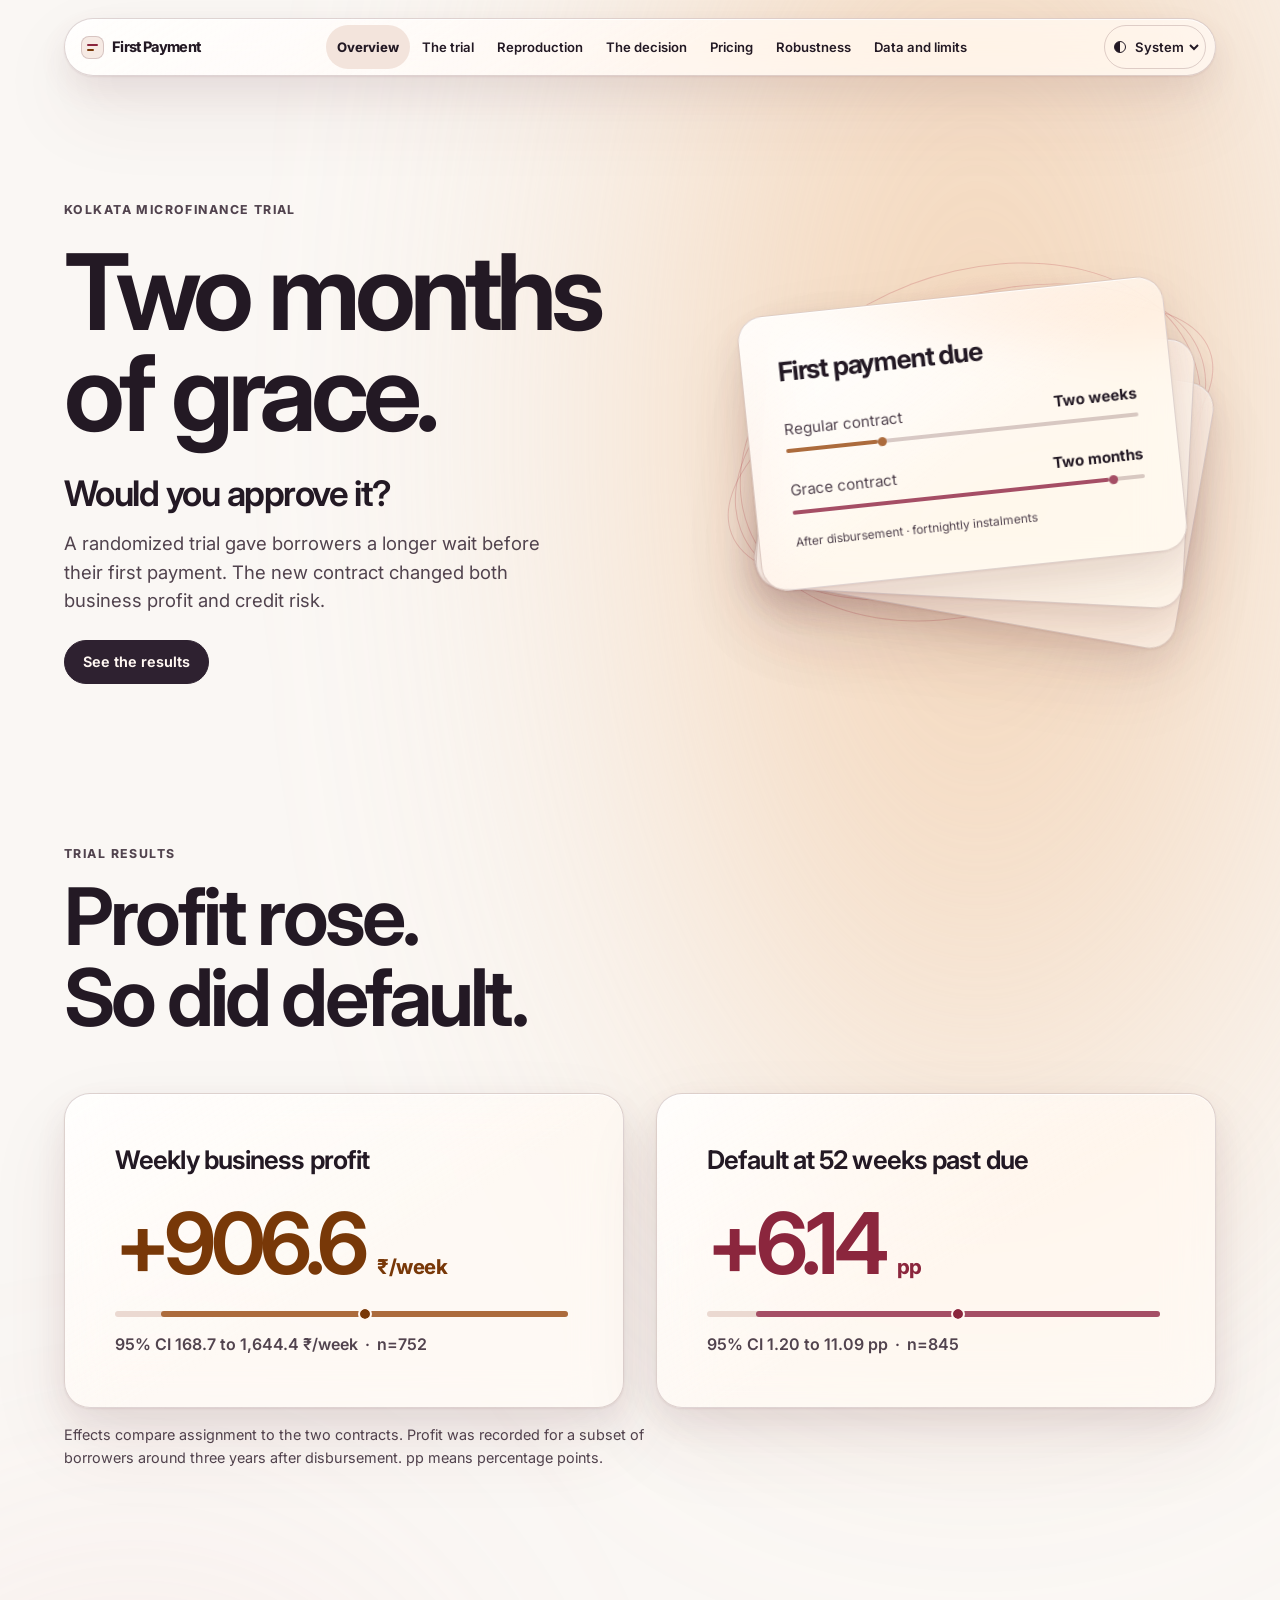
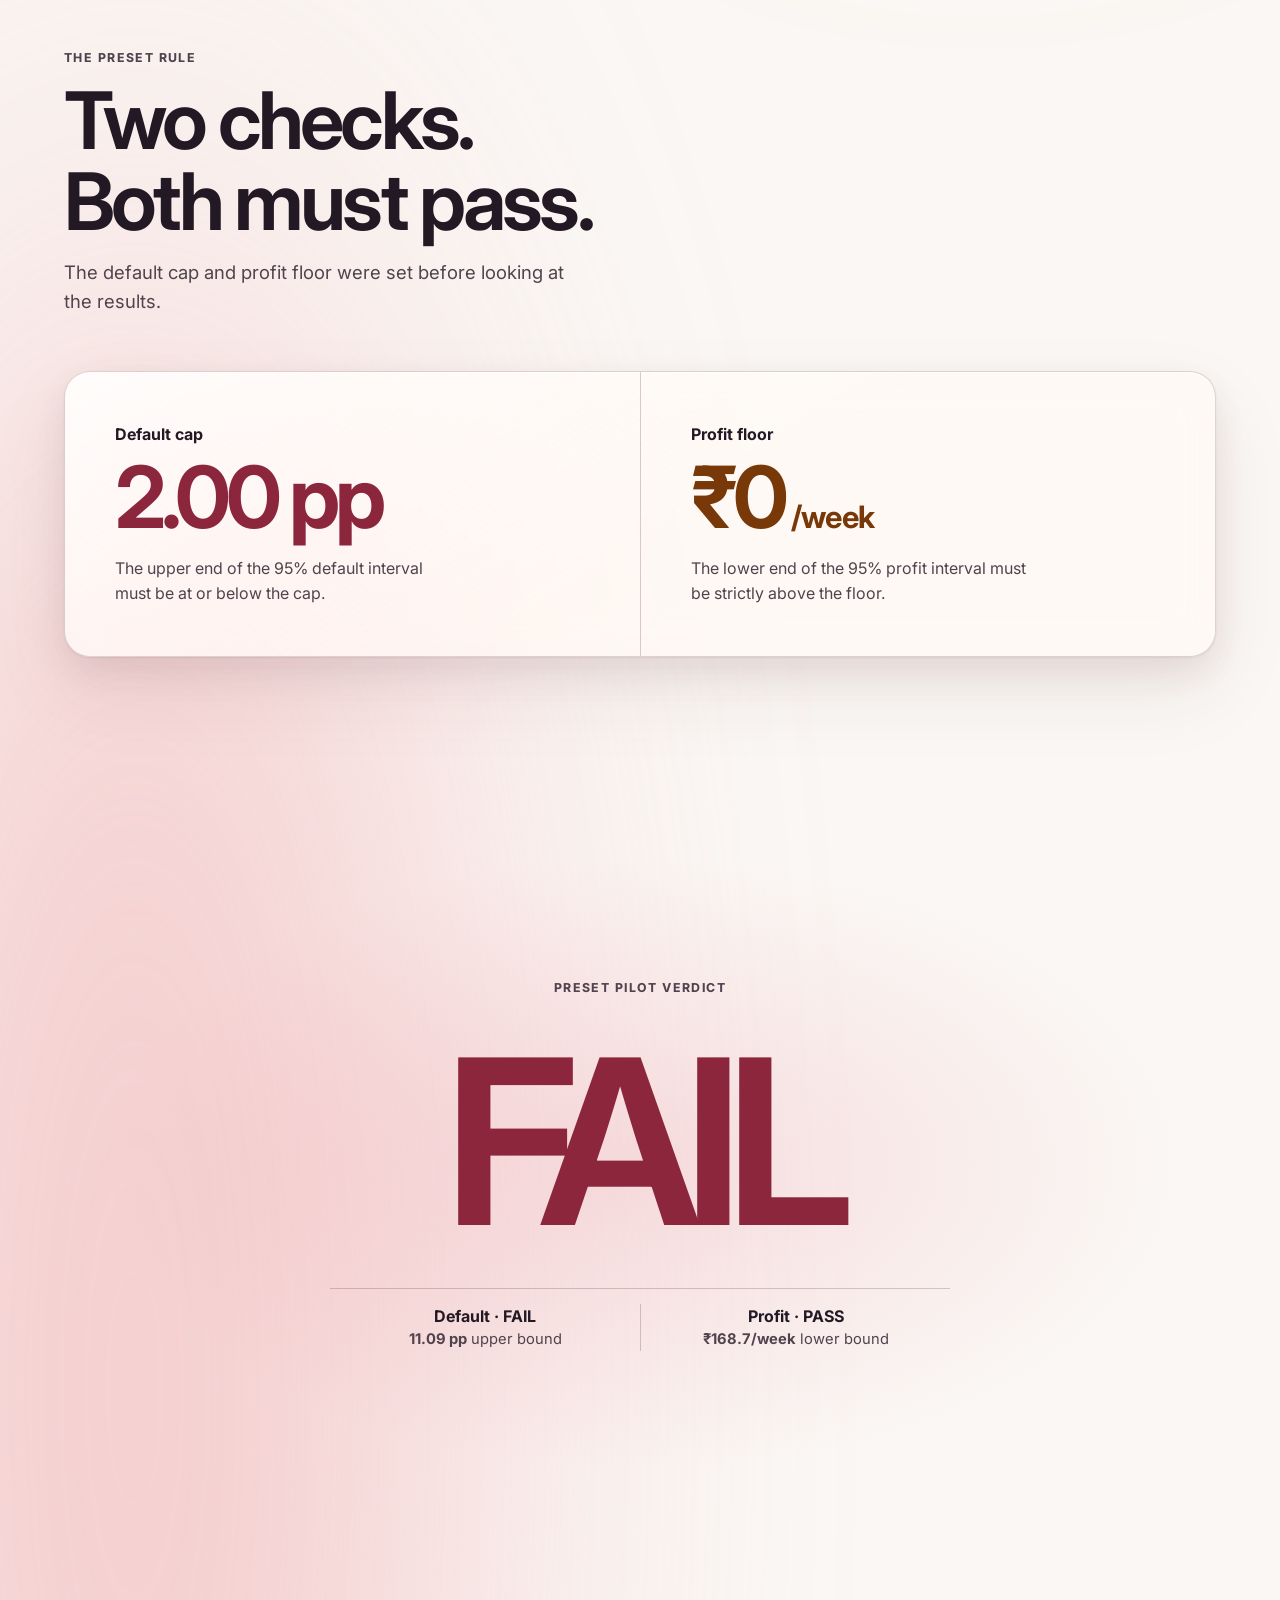
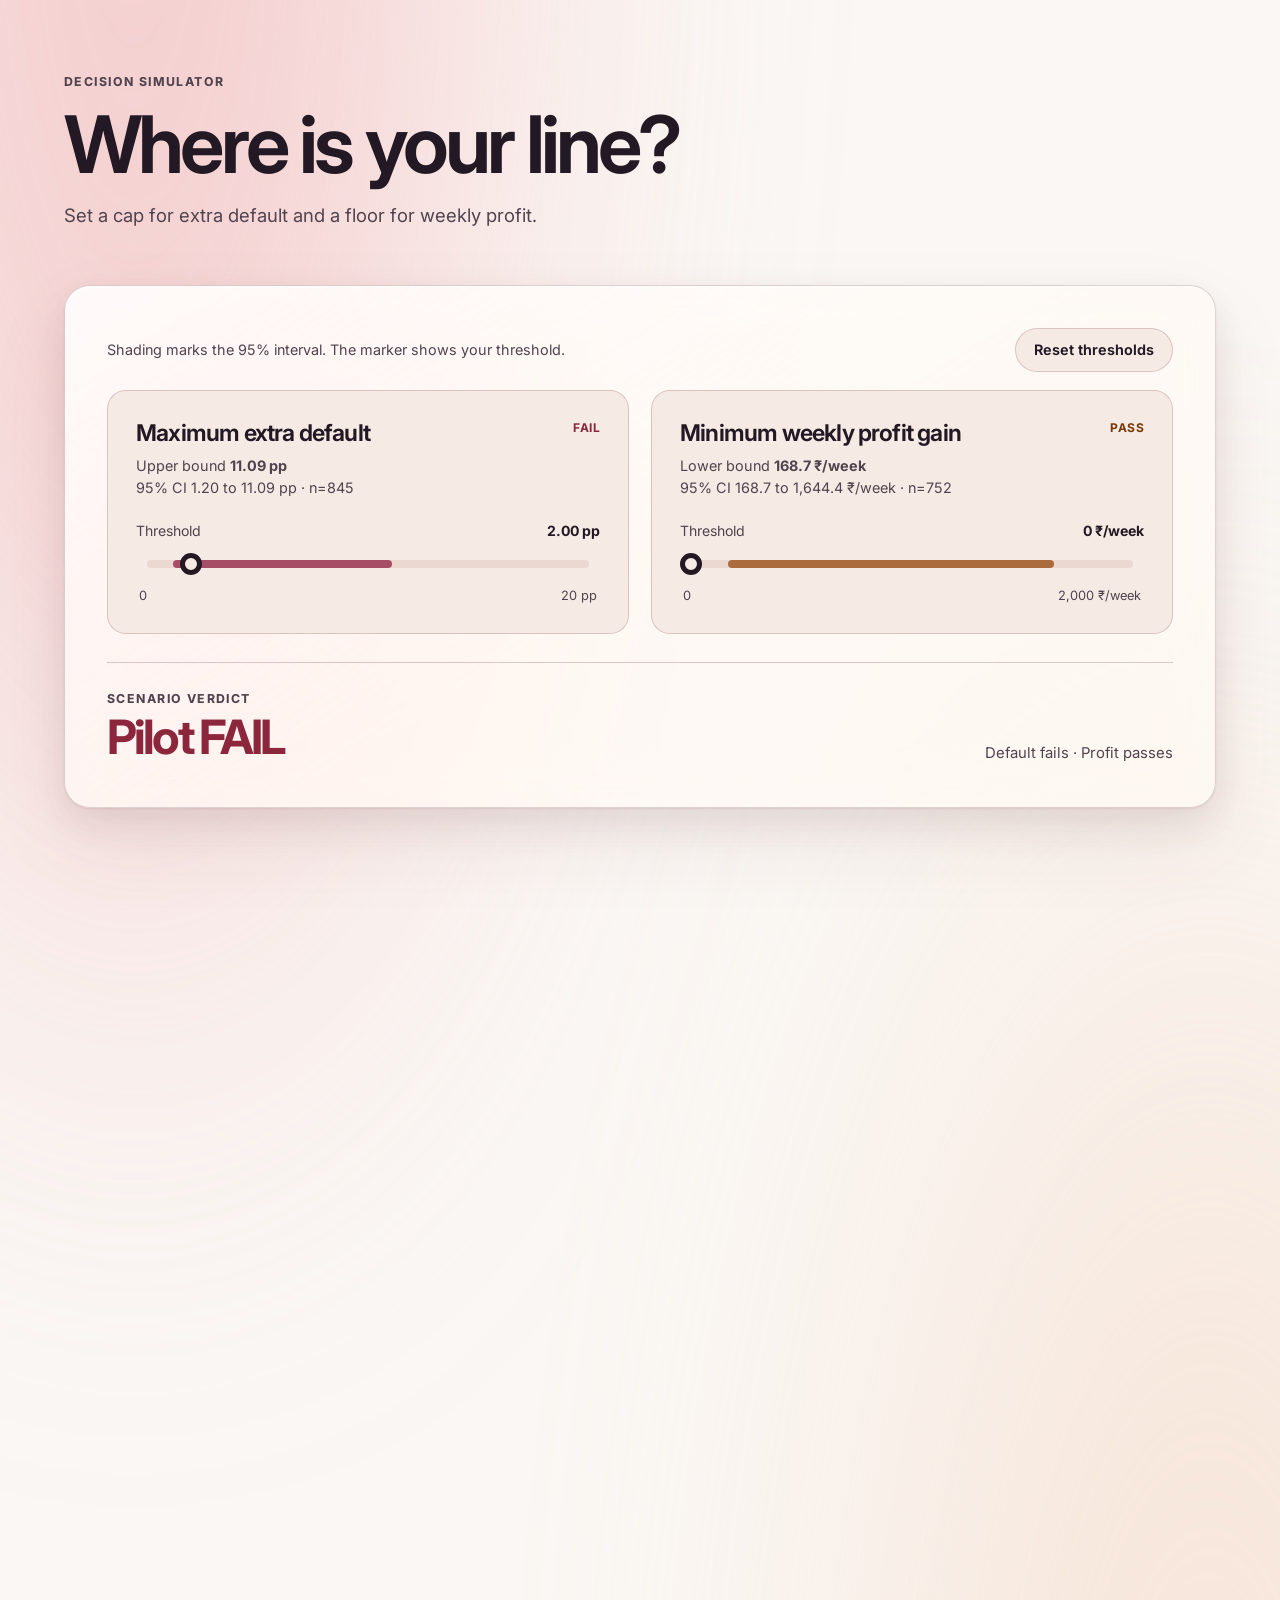
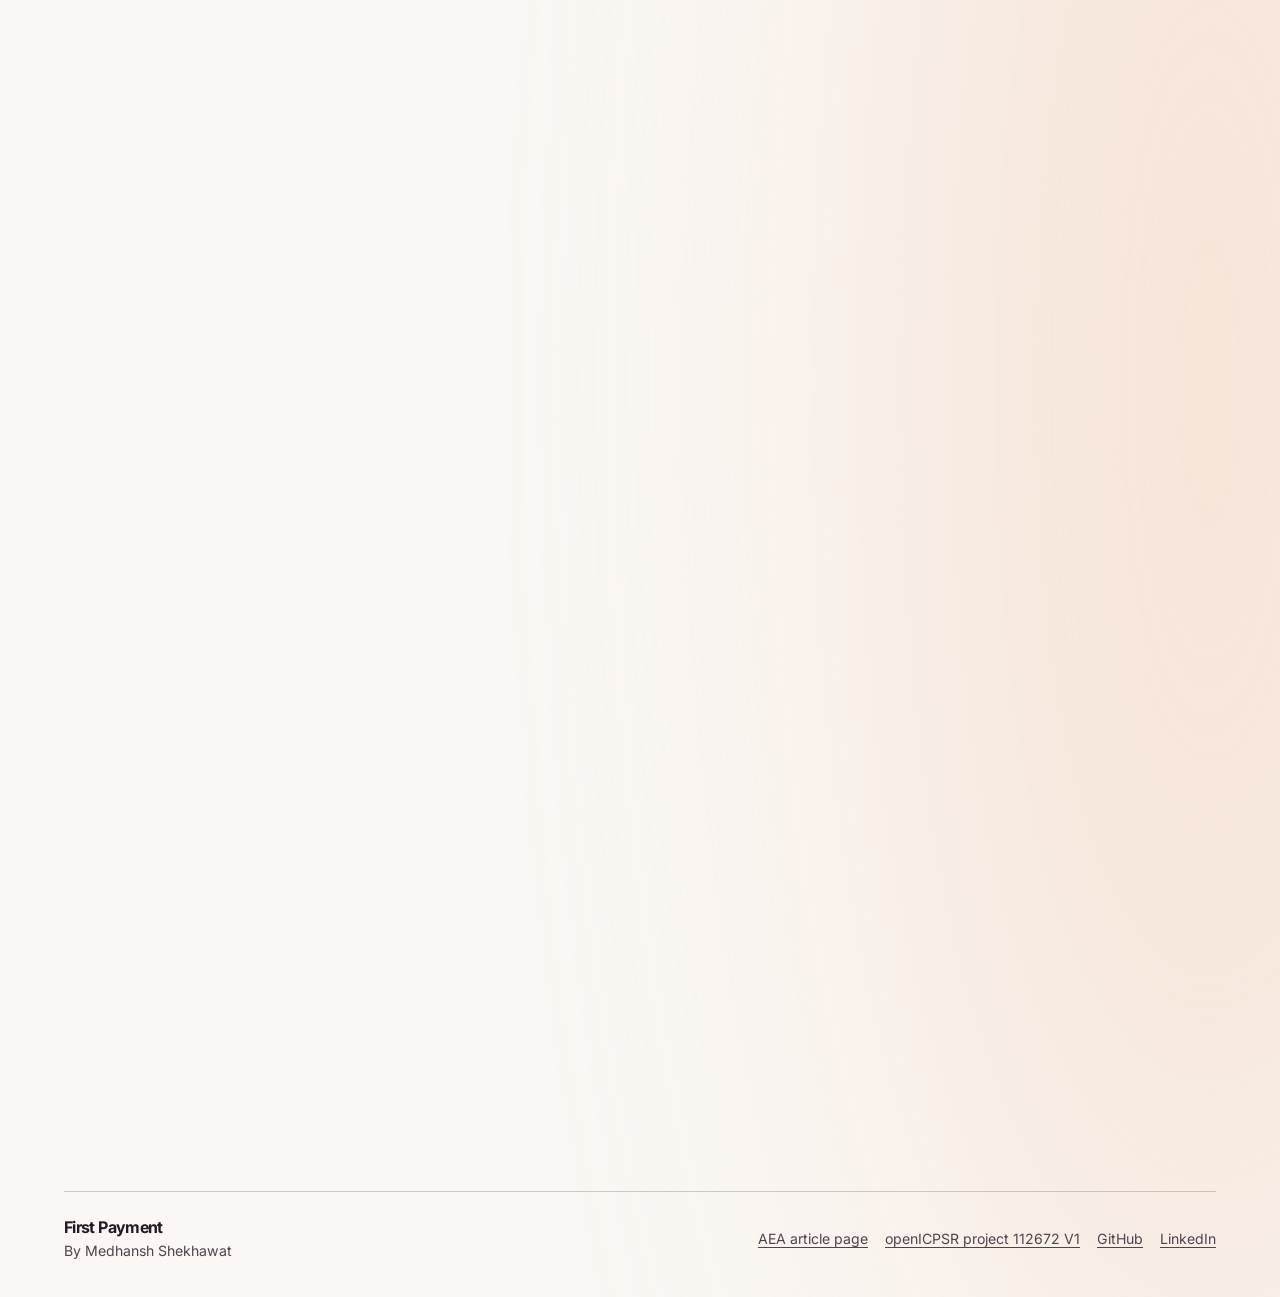
<file: site/index.html>
<!doctype html>
<html lang="en">
<head>
  <meta charset="utf-8">
  <meta name="viewport" content="width=device-width, initial-scale=1">
  <meta name="color-scheme" content="light dark">
  <meta name="description" content="A Kolkata microfinance trial, reviewed as a credit pilot.">
  <title>Overview · First Payment</title>
  <script src="theme.js"></script>
  <link rel="stylesheet" href="style.css">
  <script src="story.js" defer></script>
  <script src="decision.js" defer></script>
</head>
<body class="overview">
  <div class="mesh" aria-hidden="true"><i></i><i></i><i></i></div>
  <a class="skip" href="#content">Skip to content</a>
  <header class="nav-shell">
    <div class="glass nav-pill">
      <a class="wordmark" href="index.html">
        <span class="mark" aria-hidden="true"></span>First Payment</a>
      <nav class="nav-wide" aria-label="Study pages"><a href="index.html" aria-current=page>Overview</a><a href="trial.html">The trial</a><a href="reproduction.html">Reproduction</a><a href="decision.html">The decision</a><a href="pricing.html">Pricing</a><a href="robustness.html">Robustness</a><a href="limits.html">Data and limits</a></nav>
      <details class="nav-menu">
        <summary>Pages</summary>
        <nav class="glass" aria-label="Study pages"><a href="index.html" aria-current=page>Overview</a><a href="trial.html">The trial</a><a href="reproduction.html">Reproduction</a><a href="decision.html">The decision</a><a href="pricing.html">Pricing</a><a href="robustness.html">Robustness</a><a href="limits.html">Data and limits</a></nav>
      </details>
      <label class="theme" hidden>
        <span class="sr-only">Theme</span><span class="theme-icon" aria-hidden="true"></span>
        <select id="theme">
          <option value="system">System</option>
          <option value="light">Light</option>
          <option value="dark">Dark</option>
        </select>
      </label>
    </div>
  </header>
  <main id="content" class="wrap" tabindex="-1">
    <section class="hero" aria-labelledby="headline">
      <div class="hero-copy">
        <p class="label">Kolkata microfinance trial</p>
        <h1 id="headline">Two months<br>of grace.</h1>
        <p class="hero-question">Would you approve it?</p>
        <p class="lede">A randomized trial gave borrowers a longer wait before their first payment.
        The new contract changed both business profit and credit risk.</p>
        <a class="action primary" href="#outcomes">See the results</a>
      </div>
      <div class="hero-object">
        <div class="ledger-orbit" aria-hidden="true"></div>
        <div class="glass ledger-layer ledger-bottom" aria-hidden="true"></div>
        <div class="glass ledger-layer ledger-middle" aria-hidden="true"></div>
        <figure class="glass schedule">
          <figcaption>First payment due</figcaption>
          <div class="schedule-row">
            <div><span>Regular contract</span><strong>Two weeks</strong></div>
            <i class="schedule-track" aria-hidden="true"></i>
          </div>
          <div class="schedule-row grace">
            <div><span>Grace contract</span><strong>Two months</strong></div>
            <i class="schedule-track" aria-hidden="true"></i>
          </div>
          <p>After disbursement · fortnightly instalments</p>
        </figure>
      </div>
    </section>

    <section class="scene" id="outcomes" aria-labelledby="outcome-title">
      <div class="scene-head" data-reveal>
        <p class="label">Trial results</p>
        <h2 id="outcome-title">Profit rose.<br>So did default.</h2>
      </div>
      <div class="metrics" data-reveal>
        <article class="glass metric profit">
      <h3>Weekly business profit</h3>
      <p class="metric-value"><span class="sr-only">+906.6</span><span
        aria-hidden="true" data-count="906.569321554607" data-start="168.7110563810179" data-digits="1">
        +906.6</span> <span class="metric-unit">₹/week</span></p>
      <div class="interval" aria-hidden="true"
        style="--left:10.259561%;--width:89.740439%;--dot:55.129781%"><i></i><b></b></div>
      <p class="metric-evidence">95% CI 168.7 to 1,644.4 ₹/week
        <span>·</span> n=752</p>
    </article>
        <article class="glass metric risk">
      <h3>Default at 52 weeks past due</h3>
      <p class="metric-value"><span class="sr-only">+6.14</span><span
        aria-hidden="true" data-count="6.1411451398135695" data-start="1.195434877060567" data-digits="2">
        +6.14</span> <span class="metric-unit">pp</span></p>
      <div class="interval" aria-hidden="true"
        style="--left:10.782452%;--width:89.217548%;--dot:55.391226%"><i></i><b></b></div>
      <p class="metric-evidence">95% CI 1.20 to 11.09 pp
        <span>·</span> n=845</p>
    </article>
      </div>
      <p class="note scene-note">Effects compare assignment to the two contracts. Profit was
      recorded for a subset of borrowers around three years after disbursement.
      pp means percentage points.</p>
    </section>

    <section class="scene" aria-labelledby="rule-title" data-reveal>
      <div class="scene-head">
        <p class="label">The preset rule</p>
        <h2 id="rule-title">Two checks.<br>Both must pass.</h2>
        <p class="lede">The default cap and profit floor were set before looking at the results.</p>
      </div>
      <div class="rules glass">
        <div class="rule risk">
          <span>Default cap</span>
          <strong>2.00 pp</strong>
          <p>The upper end of the 95% default interval must be at or below the cap.</p>
        </div>
        <div class="rule profit">
          <span>Profit floor</span>
          <strong>₹0<small>/week</small></strong>
          <p>The lower end of the 95% profit interval must be strictly above the floor.</p>
        </div>
      </div>
    </section>

    <section class="scene verdict-scene" aria-labelledby="verdict-title" data-reveal>
      <div class="verdict-glow" aria-hidden="true"></div>
      <p class="label">Preset pilot verdict</p>
      <h2 id="verdict-title" class="verdict-word" data-passing="false">
        FAIL
      </h2>
      <div class="verdict-summary">
        <div><span>Default · FAIL</span>
          <p><strong>11.09 pp</strong> upper bound</p></div>
        <div><span>Profit · PASS</span>
          <p><strong>₹168.7/week</strong> lower bound</p></div>
      </div>
    </section>

    <section class="scene lab-scene" id="scenario"
      aria-labelledby="lab-heading" data-reveal>
      <div class="scene-head">
        <p class="label">Decision simulator</p>
        <h2 id="lab-heading">Where is your line?</h2>
        <p class="lede">Set a cap for extra default and a floor for weekly profit.</p>
      </div>
      <div class="glass decision-lab"
        data-upper="11.086855402566572" data-lower="168.7110563810179">
        <div class="lab-head">
          <p class="note">Shading marks the 95% interval. The marker shows your threshold.</p>
          <button class="action" type="button" id="reset" hidden>Reset thresholds</button>
        </div>
        <div class="lab-gates"><div class="gate default">
          <div class="gate-title">
            <h3><label for="default-limit">Maximum extra default</label></h3>
            <p class="gate-result" data-passing="false">
              <strong id="default-status">FAIL</strong></p>
          </div>
          <p id="default-evidence" class="note">Upper bound
          <strong>11.09 pp</strong><br>
          95% CI 1.20 to 11.09 pp · n=845</p>
          <div class="control-line">
            <span>Threshold</span>
            <strong id="default-value">2.00 pp</strong>
          </div>
          <div class="rail" style="--low:5.977174%;--high:55.434277%;
          --threshold:10.000000%">
            <div class="band" aria-hidden="true"><i></i><b></b></div>
            <input id="default-limit" type="range" min="0" max="20" step="0.01"
              value="2.0" aria-describedby="default-evidence" hidden>
          </div>
          <div class="axis" aria-hidden="true"><span>0</span><span>20 pp</span></div>
        </div><div class="gate profit">
          <div class="gate-title">
            <h3><label for="profit-limit">Minimum weekly profit gain</label></h3>
            <p class="gate-result" data-passing="true">
              <strong id="profit-status">PASS</strong></p>
          </div>
          <p id="profit-evidence" class="note">Lower bound
          <strong>168.7 ₹/week</strong><br>
          95% CI 168.7 to 1,644.4 ₹/week · n=752</p>
          <div class="control-line">
            <span>Threshold</span>
            <strong id="profit-value">0 ₹/week</strong>
          </div>
          <div class="rail" style="--low:8.435553%;--high:82.221379%;
          --threshold:0.000000%">
            <div class="band" aria-hidden="true"><i></i><b></b></div>
            <input id="profit-limit" type="range" min="0" max="2000" step="1"
              value="0.0" aria-describedby="profit-evidence" hidden>
          </div>
          <div class="axis" aria-hidden="true"><span>0</span><span>2,000 ₹/week</span></div>
        </div></div>
        <div class="lab-result" data-passing="false"
          role="status" aria-live="polite" aria-atomic="true">
          <p><span class="label">Scenario verdict</span>
          <strong id="joint-status">Pilot FAIL</strong></p>
          <p id="joint-detail">Default fails ·
          Profit passes</p>
        </div>
        <p id="slider-fallback" class="note">Turn on JavaScript to change the preset thresholds.</p>
      </div>
    </section>

    <section class="scene pricing-scene" aria-labelledby="price-title" data-reveal>
      <div class="scene-head">
        <p class="label">Price the risk</p>
        <h2 id="price-title">What could it cost?</h2>
        <p class="lede">Estimated extra credit loss with ₹8,000 at risk per loan
        and 50% loss given default.</p>
        <a class="action" href="pricing.html">Explore the pricing</a>
      </div>
      <div class="glass price-card risk">
        <p class="label">Extra expected loss</p>
        <p class="price-value">₹245.6</p>
        <p class="price-unit">per loan</p>
        <p class="metric-evidence">95% CI ₹47.8 to 443.5 · n=845</p>
      </div>
    </section>

    <section class="scene" aria-labelledby="limits-title" data-reveal>
      <div class="scene-head">
        <p class="label">Limits of the evidence</p>
        <h2 id="limits-title">What this trial<br>cannot establish.</h2>
      </div>
      <dl class="limits-list">
        <div><dt>The grace period on its own</dt>
          <dd>Maturity and effective interest changed with the repayment schedule.</dd></div>
        <div><dt>Profit across all borrowers</dt>
          <dd>Profit was measured only where it was recorded. Missing follow-up leaves the
          full-cohort effect unresolved.</dd></div>
        <div><dt>A profit gain that holds after trimming</dt>
          <dd>Trimmed profit was +335.0 ₹/week (95% CI
          −6.9 to 676.8 ₹/week, n=744). Profit gate
          FAIL.</dd></div>
      </dl>
    </section>

    <section class="scene" aria-labelledby="evidence-title" data-reveal>
      <div class="scene-head"><h2 id="evidence-title">Explore the evidence.</h2></div>
      <div class="evidence-grid"><a class="glass evidence-link" href="trial.html"><strong>The trial</strong><span>Who borrowed and what changed.</span></a><a class="glass evidence-link" href="reproduction.html"><strong>Reproduction</strong><span>The published estimates alongside the rebuild.</span></a><a class="glass evidence-link" href="decision.html"><strong>The decision</strong><span>How the pilot rule uses the intervals.</span></a><a class="glass evidence-link" href="pricing.html"><strong>Pricing</strong><span>Loss scenarios and break-even thresholds.</span></a><a class="glass evidence-link" href="robustness.html"><strong>Robustness</strong><span>Trimming, missing values, and randomization checks.</span></a><a class="glass evidence-link" href="limits.html"><strong>Data and limits</strong><span>What the deposit can support.</span></a></div>
    </section>
    
  </main>
  <footer class="wrap footer">
    <div><strong>First Payment</strong><p>By Medhansh Shekhawat</p></div>
    <div class="footer-links">
      <a href="https://www.aeaweb.org/articles?id=10.1257/aer.103.6.2196">AEA article page</a>
      <a href="https://doi.org/10.3886/E112672V1">openICPSR project 112672 V1</a>
      <a href="https://github.com/Ghostboy789">GitHub</a>
      <a href="https://in.linkedin.com/in/medhansh-shekhawat">LinkedIn</a>
    </div>
  </footer>
</body>
</html>
</file>
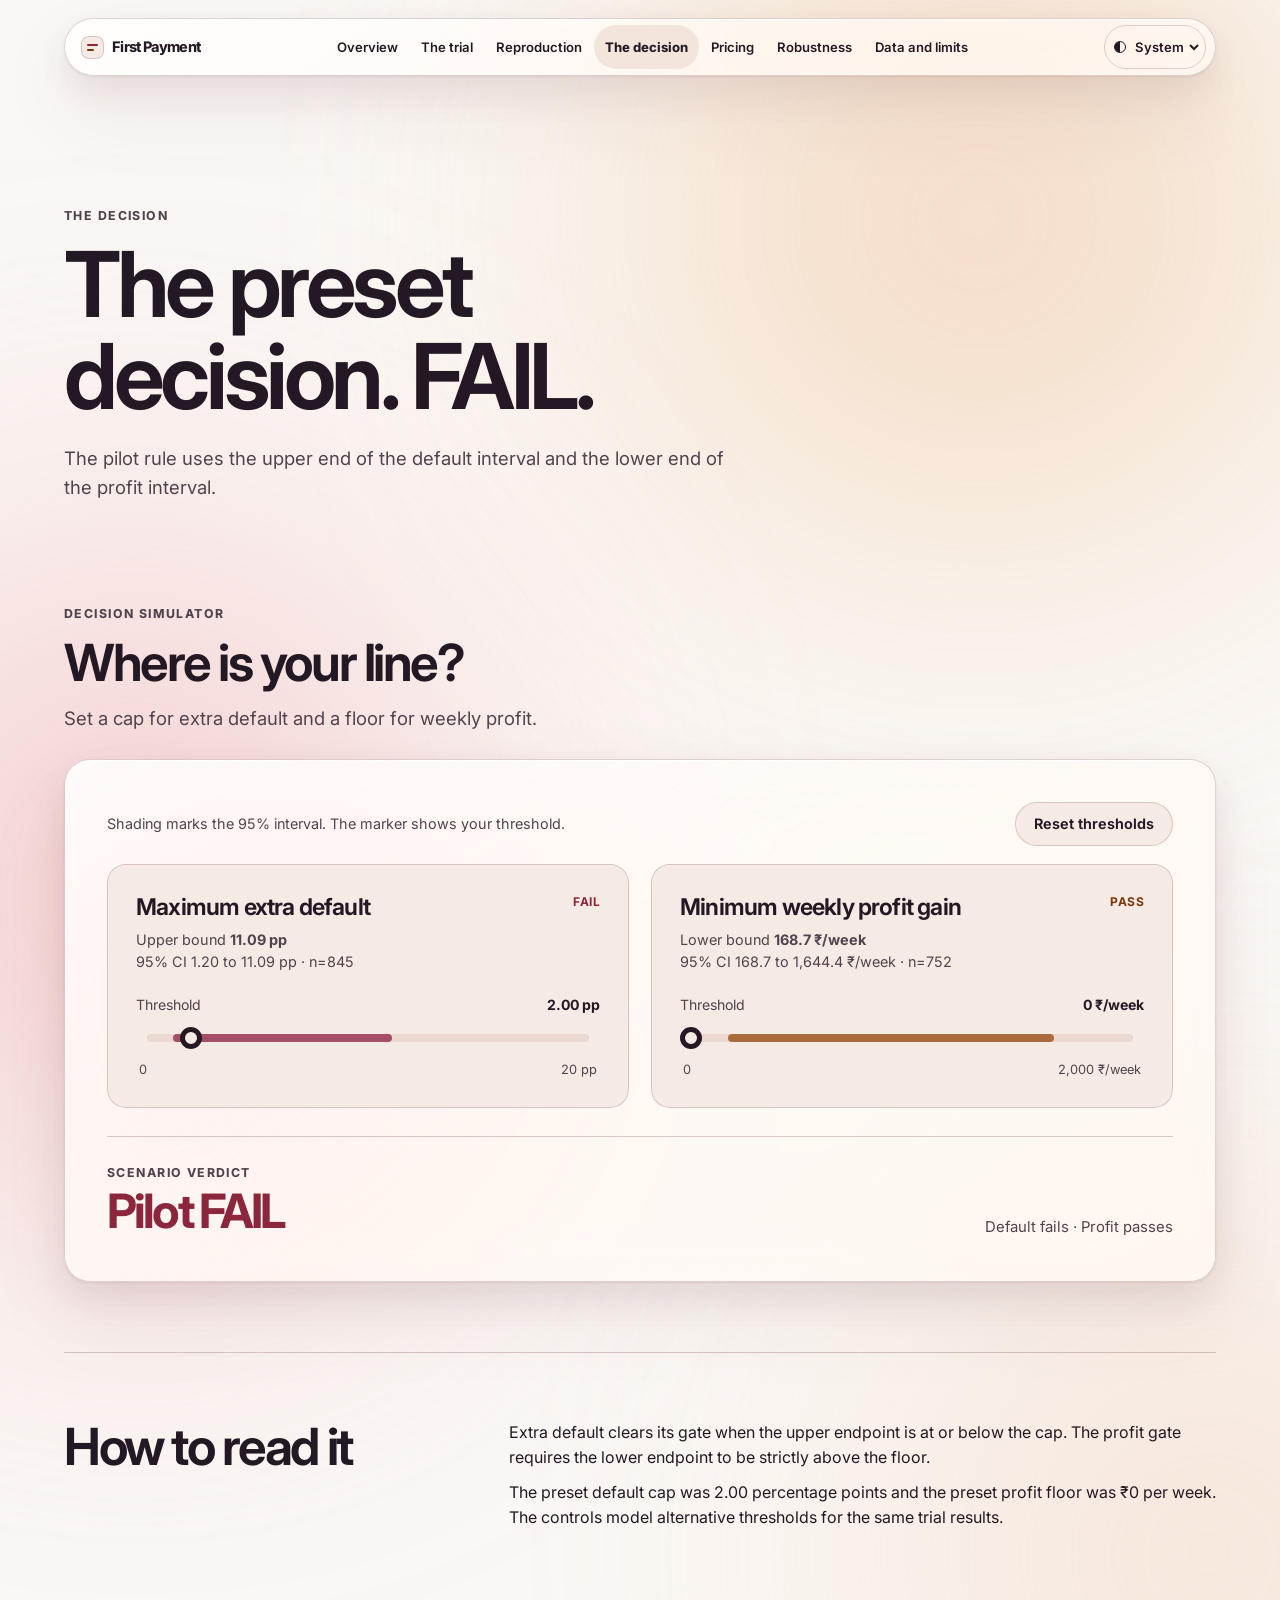
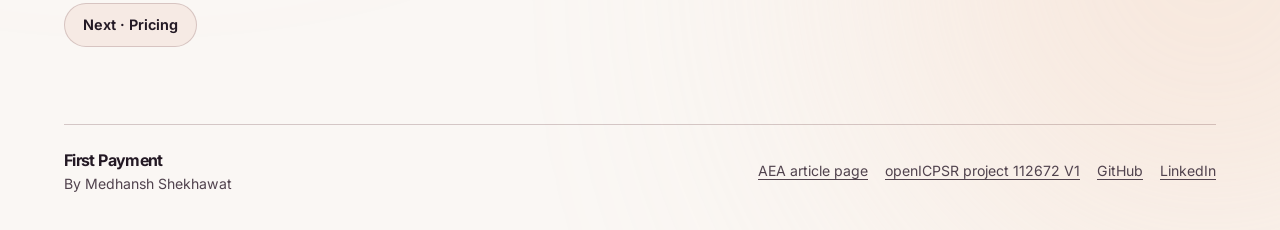
<file: site/decision.html>
<!doctype html>
<html lang="en">
<head>
  <meta charset="utf-8">
  <meta name="viewport" content="width=device-width, initial-scale=1">
  <meta name="color-scheme" content="light dark">
  <meta name="description" content="A Kolkata microfinance trial, reviewed as a credit pilot.">
  <title>The decision · First Payment</title>
  <script src="theme.js"></script>
  <link rel="stylesheet" href="style.css">
  <script src="story.js" defer></script>
  <script src="decision.js" defer></script>
</head>
<body class="detail">
  <div class="mesh" aria-hidden="true"><i></i><i></i><i></i></div>
  <a class="skip" href="#content">Skip to content</a>
  <header class="nav-shell">
    <div class="glass nav-pill">
      <a class="wordmark" href="index.html">
        <span class="mark" aria-hidden="true"></span>First Payment</a>
      <nav class="nav-wide" aria-label="Study pages"><a href="index.html">Overview</a><a href="trial.html">The trial</a><a href="reproduction.html">Reproduction</a><a href="decision.html" aria-current=page>The decision</a><a href="pricing.html">Pricing</a><a href="robustness.html">Robustness</a><a href="limits.html">Data and limits</a></nav>
      <details class="nav-menu">
        <summary>Pages</summary>
        <nav class="glass" aria-label="Study pages"><a href="index.html">Overview</a><a href="trial.html">The trial</a><a href="reproduction.html">Reproduction</a><a href="decision.html" aria-current=page>The decision</a><a href="pricing.html">Pricing</a><a href="robustness.html">Robustness</a><a href="limits.html">Data and limits</a></nav>
      </details>
      <label class="theme" hidden>
        <span class="sr-only">Theme</span><span class="theme-icon" aria-hidden="true"></span>
        <select id="theme">
          <option value="system">System</option>
          <option value="light">Light</option>
          <option value="dark">Dark</option>
        </select>
      </label>
    </div>
  </header>
  <main id="content" class="wrap" tabindex="-1">
    <header class="page-header">
      <p class="label">The decision</p>
      <h1>The preset decision. FAIL.</h1>
      <p class="lede">The pilot rule uses the upper end of the default interval and the lower end of the profit interval.</p>
    </header><section class="scene lab-scene" id="scenario"
      aria-labelledby="lab-heading" data-reveal>
      <div class="scene-head">
        <p class="label">Decision simulator</p>
        <h2 id="lab-heading">Where is your line?</h2>
        <p class="lede">Set a cap for extra default and a floor for weekly profit.</p>
      </div>
      <div class="glass decision-lab"
        data-upper="11.086855402566572" data-lower="168.7110563810179">
        <div class="lab-head">
          <p class="note">Shading marks the 95% interval. The marker shows your threshold.</p>
          <button class="action" type="button" id="reset" hidden>Reset thresholds</button>
        </div>
        <div class="lab-gates"><div class="gate default">
          <div class="gate-title">
            <h3><label for="default-limit">Maximum extra default</label></h3>
            <p class="gate-result" data-passing="false">
              <strong id="default-status">FAIL</strong></p>
          </div>
          <p id="default-evidence" class="note">Upper bound
          <strong>11.09 pp</strong><br>
          95% CI 1.20 to 11.09 pp · n=845</p>
          <div class="control-line">
            <span>Threshold</span>
            <strong id="default-value">2.00 pp</strong>
          </div>
          <div class="rail" style="--low:5.977174%;--high:55.434277%;
          --threshold:10.000000%">
            <div class="band" aria-hidden="true"><i></i><b></b></div>
            <input id="default-limit" type="range" min="0" max="20" step="0.01"
              value="2.0" aria-describedby="default-evidence" hidden>
          </div>
          <div class="axis" aria-hidden="true"><span>0</span><span>20 pp</span></div>
        </div><div class="gate profit">
          <div class="gate-title">
            <h3><label for="profit-limit">Minimum weekly profit gain</label></h3>
            <p class="gate-result" data-passing="true">
              <strong id="profit-status">PASS</strong></p>
          </div>
          <p id="profit-evidence" class="note">Lower bound
          <strong>168.7 ₹/week</strong><br>
          95% CI 168.7 to 1,644.4 ₹/week · n=752</p>
          <div class="control-line">
            <span>Threshold</span>
            <strong id="profit-value">0 ₹/week</strong>
          </div>
          <div class="rail" style="--low:8.435553%;--high:82.221379%;
          --threshold:0.000000%">
            <div class="band" aria-hidden="true"><i></i><b></b></div>
            <input id="profit-limit" type="range" min="0" max="2000" step="1"
              value="0.0" aria-describedby="profit-evidence" hidden>
          </div>
          <div class="axis" aria-hidden="true"><span>0</span><span>2,000 ₹/week</span></div>
        </div></div>
        <div class="lab-result" data-passing="false"
          role="status" aria-live="polite" aria-atomic="true">
          <p><span class="label">Scenario verdict</span>
          <strong id="joint-status">Pilot FAIL</strong></p>
          <p id="joint-detail">Default fails ·
          Profit passes</p>
        </div>
        <p id="slider-fallback" class="note">Turn on JavaScript to change the preset thresholds.</p>
      </div>
    </section>
    <section data-reveal class="chapter"><h2>How to read it</h2><div>
      <p>Extra default clears its gate when the upper endpoint is at or below the cap.
      The profit gate requires the lower endpoint to be strictly above the floor.</p>
      <p>The preset default cap was 2.00 percentage points and the
      preset profit floor was ₹0 per week. The controls model
      alternative thresholds for the same trial results.</p>
    </div></section>
    <div class="next"><a class="action" href="pricing.html">Next · Pricing</a></div>
  </main>
  <footer class="wrap footer">
    <div><strong>First Payment</strong><p>By Medhansh Shekhawat</p></div>
    <div class="footer-links">
      <a href="https://www.aeaweb.org/articles?id=10.1257/aer.103.6.2196">AEA article page</a>
      <a href="https://doi.org/10.3886/E112672V1">openICPSR project 112672 V1</a>
      <a href="https://github.com/Ghostboy789">GitHub</a>
      <a href="https://in.linkedin.com/in/medhansh-shekhawat">LinkedIn</a>
    </div>
  </footer>
</body>
</html>
</file>
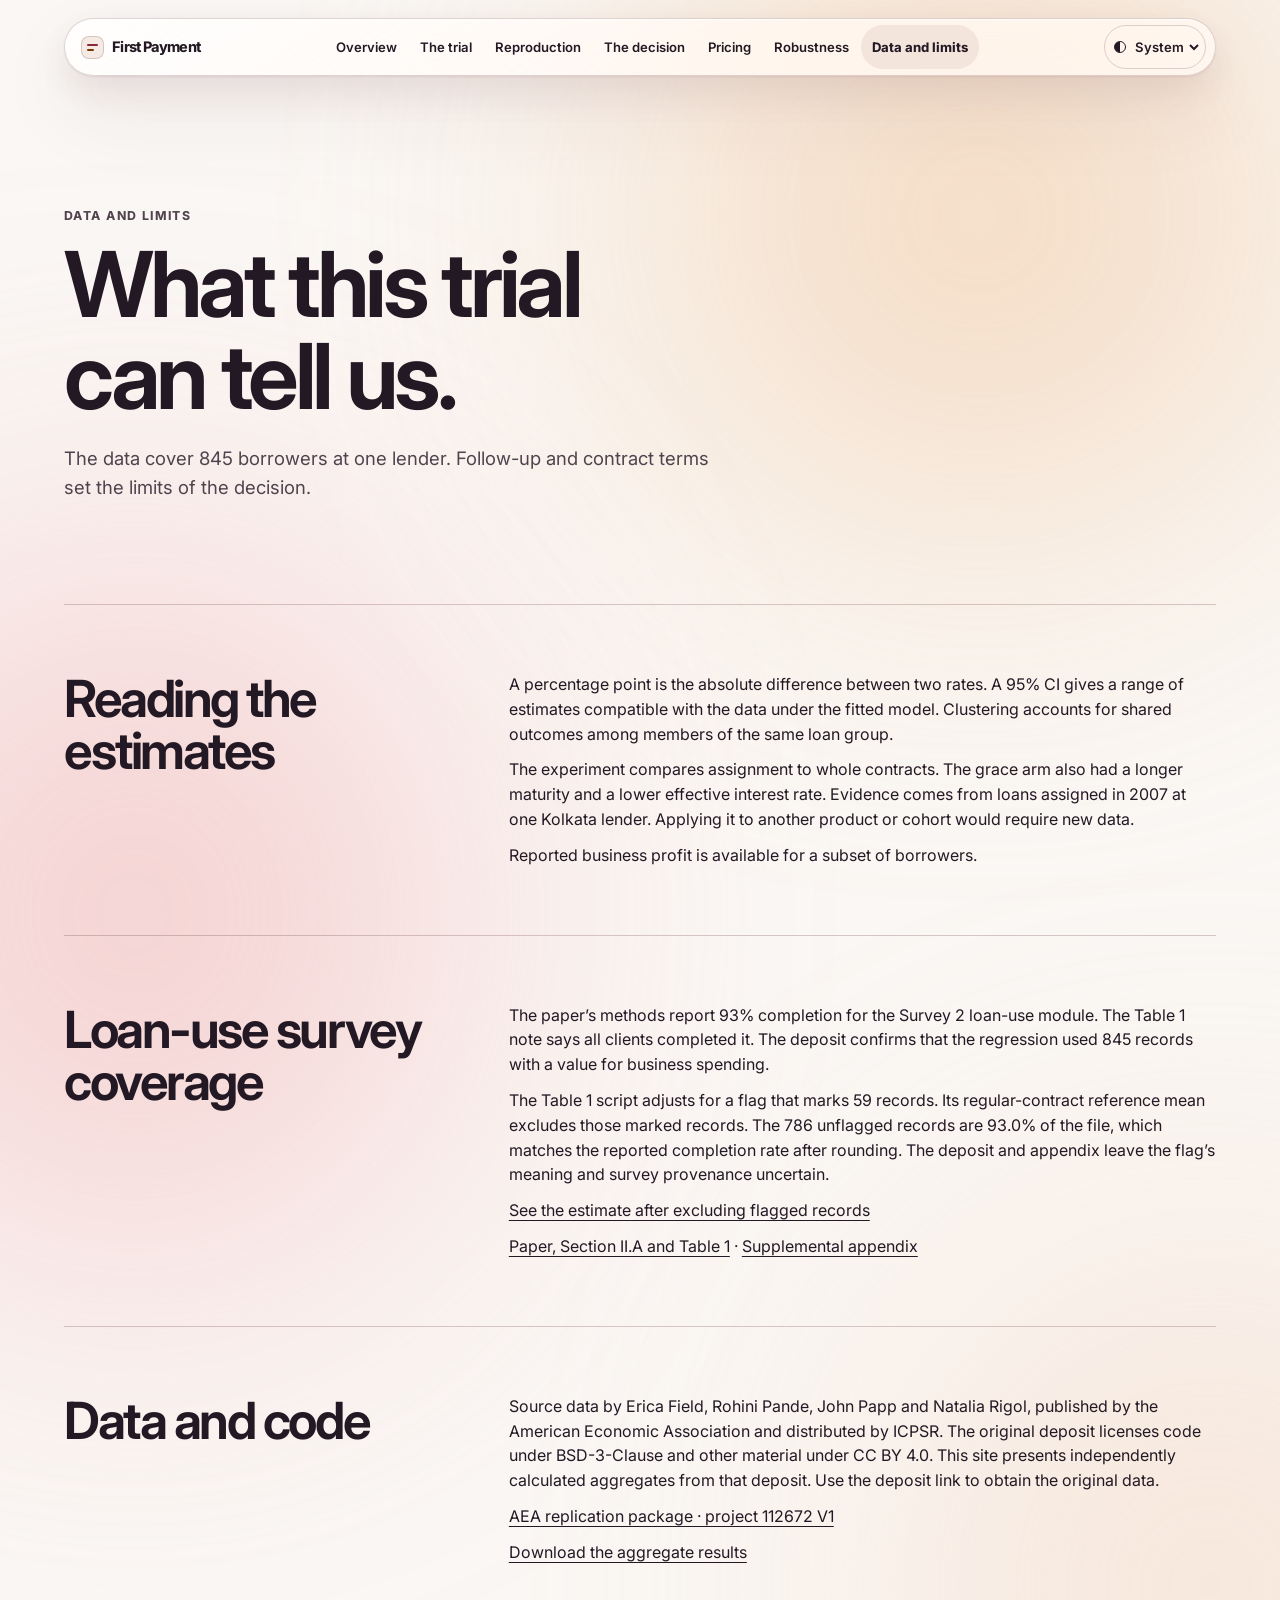
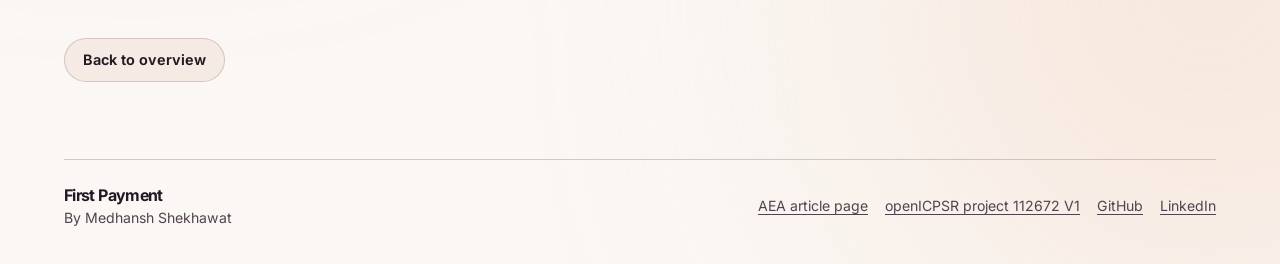
<file: site/limits.html>
<!doctype html>
<html lang="en">
<head>
  <meta charset="utf-8">
  <meta name="viewport" content="width=device-width, initial-scale=1">
  <meta name="color-scheme" content="light dark">
  <meta name="description" content="A Kolkata microfinance trial, reviewed as a credit pilot.">
  <title>Data and limits · First Payment</title>
  <script src="theme.js"></script>
  <link rel="stylesheet" href="style.css">
  <script src="story.js" defer></script>
</head>
<body class="detail">
  <div class="mesh" aria-hidden="true"><i></i><i></i><i></i></div>
  <a class="skip" href="#content">Skip to content</a>
  <header class="nav-shell">
    <div class="glass nav-pill">
      <a class="wordmark" href="index.html">
        <span class="mark" aria-hidden="true"></span>First Payment</a>
      <nav class="nav-wide" aria-label="Study pages"><a href="index.html">Overview</a><a href="trial.html">The trial</a><a href="reproduction.html">Reproduction</a><a href="decision.html">The decision</a><a href="pricing.html">Pricing</a><a href="robustness.html">Robustness</a><a href="limits.html" aria-current=page>Data and limits</a></nav>
      <details class="nav-menu">
        <summary>Pages</summary>
        <nav class="glass" aria-label="Study pages"><a href="index.html">Overview</a><a href="trial.html">The trial</a><a href="reproduction.html">Reproduction</a><a href="decision.html">The decision</a><a href="pricing.html">Pricing</a><a href="robustness.html">Robustness</a><a href="limits.html" aria-current=page>Data and limits</a></nav>
      </details>
      <label class="theme" hidden>
        <span class="sr-only">Theme</span><span class="theme-icon" aria-hidden="true"></span>
        <select id="theme">
          <option value="system">System</option>
          <option value="light">Light</option>
          <option value="dark">Dark</option>
        </select>
      </label>
    </div>
  </header>
  <main id="content" class="wrap" tabindex="-1">
    <header class="page-header">
      <p class="label">Data and limits</p>
      <h1>What this trial can tell us.</h1>
      <p class="lede">The data cover 845 borrowers at one lender. Follow-up and contract terms set the limits of the decision.</p>
    </header>
    <section data-reveal class="chapter"><h2>Reading the estimates</h2><div>
      <p>A percentage point is the absolute difference between two rates.
      A 95% CI gives a range of estimates compatible with the data under the fitted model.
      Clustering accounts for shared outcomes among members of the same loan group.</p>
      <p>The experiment compares assignment to whole contracts. The grace arm also had a longer
      maturity and a lower effective interest rate. Evidence comes from loans assigned in 2007
      at one Kolkata lender. Applying it to another product or cohort would require new data.</p>
      <p>Reported business profit is available for a subset of borrowers.</p>
    </div></section>
    <section data-reveal id="loan-use-source" class="chapter"><h2>Loan-use survey coverage</h2><div>
      <p>The paper’s methods report 93% completion for the Survey 2 loan-use module.
      The Table 1 note says all clients completed it. The deposit confirms that the regression
      used 845 records with a value for business spending.</p>
      <p>The Table 1 script adjusts for a flag that marks 59 records. Its regular-contract
      reference mean excludes those marked records. The 786 unflagged records are
      93.0% of the file, which matches the reported completion rate after
      rounding. The deposit and appendix leave the flag’s meaning and survey provenance
      uncertain.</p>
      <p><a href="robustness.html#loan-use">See the estimate after excluding flagged records</a></p>
      <p><a href="https://www.aeaweb.org/articles?id=10.1257/aer.103.6.2196">Paper, Section II.A and Table 1</a> ·
      <a href="https://www.aeaweb.org/articles/materials/2402">Supplemental appendix</a></p>
    </div></section>
    <section data-reveal class="chapter"><h2>Data and code</h2><div>
      <p>Source data by Erica Field, Rohini Pande, John Papp and Natalia Rigol, published by the
      American Economic Association and distributed by ICPSR. The original deposit licenses code
      under BSD-3-Clause and other material under CC BY 4.0. This site presents independently
      calculated aggregates from that deposit. Use the deposit link to obtain the original data.</p>
      <p><a href="https://doi.org/10.3886/E112672V1">AEA replication package · project 112672 V1</a></p>
      <p><a href="data/results.json">Download the aggregate results</a></p>
    </div></section>
    <div class="next"><a class="action" href="index.html">Back to overview</a></div>
  </main>
  <footer class="wrap footer">
    <div><strong>First Payment</strong><p>By Medhansh Shekhawat</p></div>
    <div class="footer-links">
      <a href="https://www.aeaweb.org/articles?id=10.1257/aer.103.6.2196">AEA article page</a>
      <a href="https://doi.org/10.3886/E112672V1">openICPSR project 112672 V1</a>
      <a href="https://github.com/Ghostboy789">GitHub</a>
      <a href="https://in.linkedin.com/in/medhansh-shekhawat">LinkedIn</a>
    </div>
  </footer>
</body>
</html>
</file>
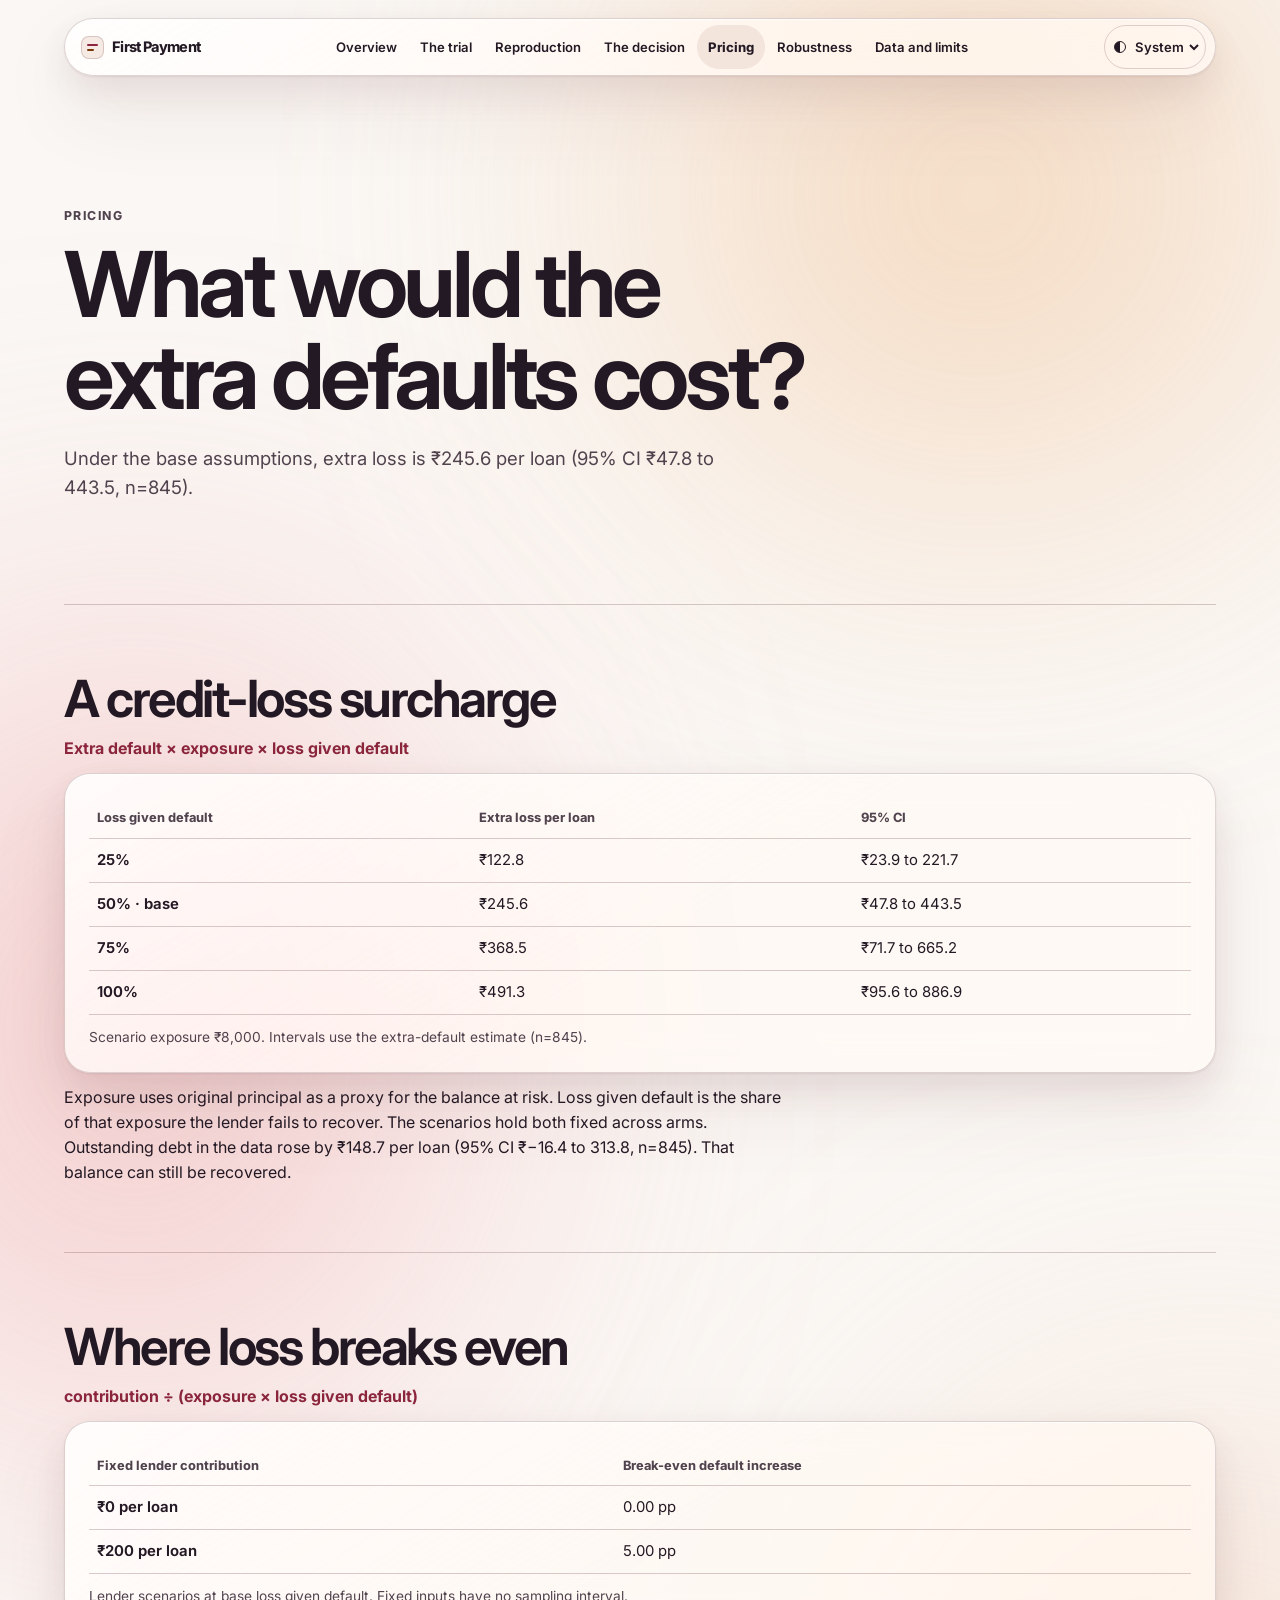
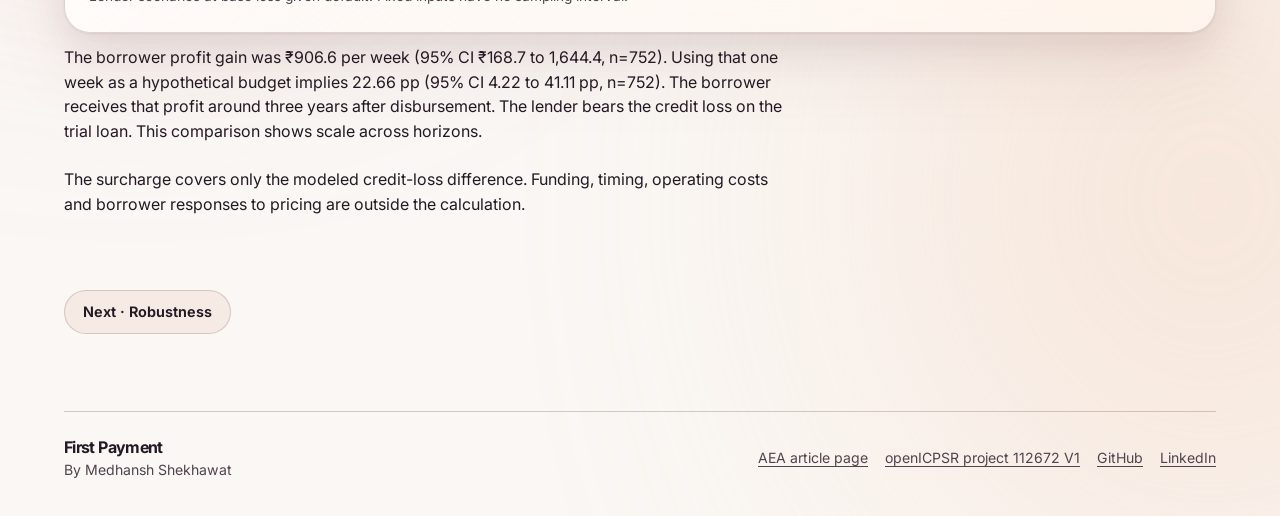
<file: site/pricing.html>
<!doctype html>
<html lang="en">
<head>
  <meta charset="utf-8">
  <meta name="viewport" content="width=device-width, initial-scale=1">
  <meta name="color-scheme" content="light dark">
  <meta name="description" content="A Kolkata microfinance trial, reviewed as a credit pilot.">
  <title>Pricing · First Payment</title>
  <script src="theme.js"></script>
  <link rel="stylesheet" href="style.css">
  <script src="story.js" defer></script>
</head>
<body class="detail">
  <div class="mesh" aria-hidden="true"><i></i><i></i><i></i></div>
  <a class="skip" href="#content">Skip to content</a>
  <header class="nav-shell">
    <div class="glass nav-pill">
      <a class="wordmark" href="index.html">
        <span class="mark" aria-hidden="true"></span>First Payment</a>
      <nav class="nav-wide" aria-label="Study pages"><a href="index.html">Overview</a><a href="trial.html">The trial</a><a href="reproduction.html">Reproduction</a><a href="decision.html">The decision</a><a href="pricing.html" aria-current=page>Pricing</a><a href="robustness.html">Robustness</a><a href="limits.html">Data and limits</a></nav>
      <details class="nav-menu">
        <summary>Pages</summary>
        <nav class="glass" aria-label="Study pages"><a href="index.html">Overview</a><a href="trial.html">The trial</a><a href="reproduction.html">Reproduction</a><a href="decision.html">The decision</a><a href="pricing.html" aria-current=page>Pricing</a><a href="robustness.html">Robustness</a><a href="limits.html">Data and limits</a></nav>
      </details>
      <label class="theme" hidden>
        <span class="sr-only">Theme</span><span class="theme-icon" aria-hidden="true"></span>
        <select id="theme">
          <option value="system">System</option>
          <option value="light">Light</option>
          <option value="dark">Dark</option>
        </select>
      </label>
    </div>
  </header>
  <main id="content" class="wrap" tabindex="-1">
    <header class="page-header">
      <p class="label">Pricing</p>
      <h1>What would the extra defaults cost?</h1>
      <p class="lede">Under the base assumptions, extra loss is ₹245.6 per loan (95% CI ₹47.8 to 443.5, n=845).</p>
    </header>
    <section data-reveal class="chapter wide"><h2>A credit-loss surcharge</h2>
      <p class="formula">Extra default × exposure × loss given default</p>
      <div class="glass table-wrap"><table role="table"><caption>Scenario exposure ₹8,000. Intervals use the extra-default estimate (n=845).</caption><thead role="rowgroup"><tr role="row"><th scope="col" role="columnheader">Loss given default</th><th scope="col" role="columnheader">Extra loss per loan</th><th scope="col" role="columnheader">95% CI</th></tr></thead><tbody role="rowgroup"><tr role="row"><th scope="row" role="rowheader">25%</th><td role="cell"><span class="cell-label" aria-hidden="true">Extra loss per loan</span><span>₹122.8</span></td><td role="cell"><span class="cell-label" aria-hidden="true">95% CI</span><span>₹23.9 to 221.7</span></td></tr><tr role="row"><th scope="row" role="rowheader">50% · base</th><td role="cell"><span class="cell-label" aria-hidden="true">Extra loss per loan</span><span>₹245.6</span></td><td role="cell"><span class="cell-label" aria-hidden="true">95% CI</span><span>₹47.8 to 443.5</span></td></tr><tr role="row"><th scope="row" role="rowheader">75%</th><td role="cell"><span class="cell-label" aria-hidden="true">Extra loss per loan</span><span>₹368.5</span></td><td role="cell"><span class="cell-label" aria-hidden="true">95% CI</span><span>₹71.7 to 665.2</span></td></tr><tr role="row"><th scope="row" role="rowheader">100%</th><td role="cell"><span class="cell-label" aria-hidden="true">Extra loss per loan</span><span>₹491.3</span></td><td role="cell"><span class="cell-label" aria-hidden="true">95% CI</span><span>₹95.6 to 886.9</span></td></tr></tbody></table></div>
      <p>Exposure uses original principal as a proxy for the balance at risk. Loss given default is
      the share of that exposure the lender fails to recover. The scenarios hold both fixed across
      arms. Outstanding debt in the data rose by ₹148.7 per loan
      (95% CI ₹−16.4 to 313.8, n=845). That balance can still be recovered.</p>
    </section>
    <section data-reveal class="chapter wide"><h2>Where loss breaks even</h2>
      <p class="formula">contribution ÷ (exposure × loss given default)</p>
      <div class="glass table-wrap"><table role="table"><caption>Lender scenarios at base loss given default. Fixed inputs have no sampling interval.</caption><thead role="rowgroup"><tr role="row"><th scope="col" role="columnheader">Fixed lender contribution</th><th scope="col" role="columnheader">Break-even default increase</th></tr></thead><tbody role="rowgroup"><tr role="row"><th scope="row" role="rowheader">₹0 per loan</th><td role="cell"><span class="cell-label" aria-hidden="true">Break-even default increase</span><span>0.00 pp</span></td></tr><tr role="row"><th scope="row" role="rowheader">₹200 per loan</th><td role="cell"><span class="cell-label" aria-hidden="true">Break-even default increase</span><span>5.00 pp</span></td></tr></tbody></table></div>
      <p>The borrower profit gain was ₹906.6 per week
      (95% CI ₹168.7 to 1,644.4, n=752). Using that one week as a hypothetical
      budget implies 22.66 pp
      (95% CI 4.22 to 41.11 pp, n=752).
      The borrower receives that profit around three years after disbursement.
      The lender bears the credit loss on the trial loan. This comparison shows scale across
      horizons.</p>
      <p>The surcharge covers only the modeled credit-loss difference. Funding, timing, operating
      costs and borrower responses to pricing are outside the calculation.</p>
    </section>
    <div class="next"><a class="action" href="robustness.html">Next · Robustness</a></div>
  </main>
  <footer class="wrap footer">
    <div><strong>First Payment</strong><p>By Medhansh Shekhawat</p></div>
    <div class="footer-links">
      <a href="https://www.aeaweb.org/articles?id=10.1257/aer.103.6.2196">AEA article page</a>
      <a href="https://doi.org/10.3886/E112672V1">openICPSR project 112672 V1</a>
      <a href="https://github.com/Ghostboy789">GitHub</a>
      <a href="https://in.linkedin.com/in/medhansh-shekhawat">LinkedIn</a>
    </div>
  </footer>
</body>
</html>
</file>
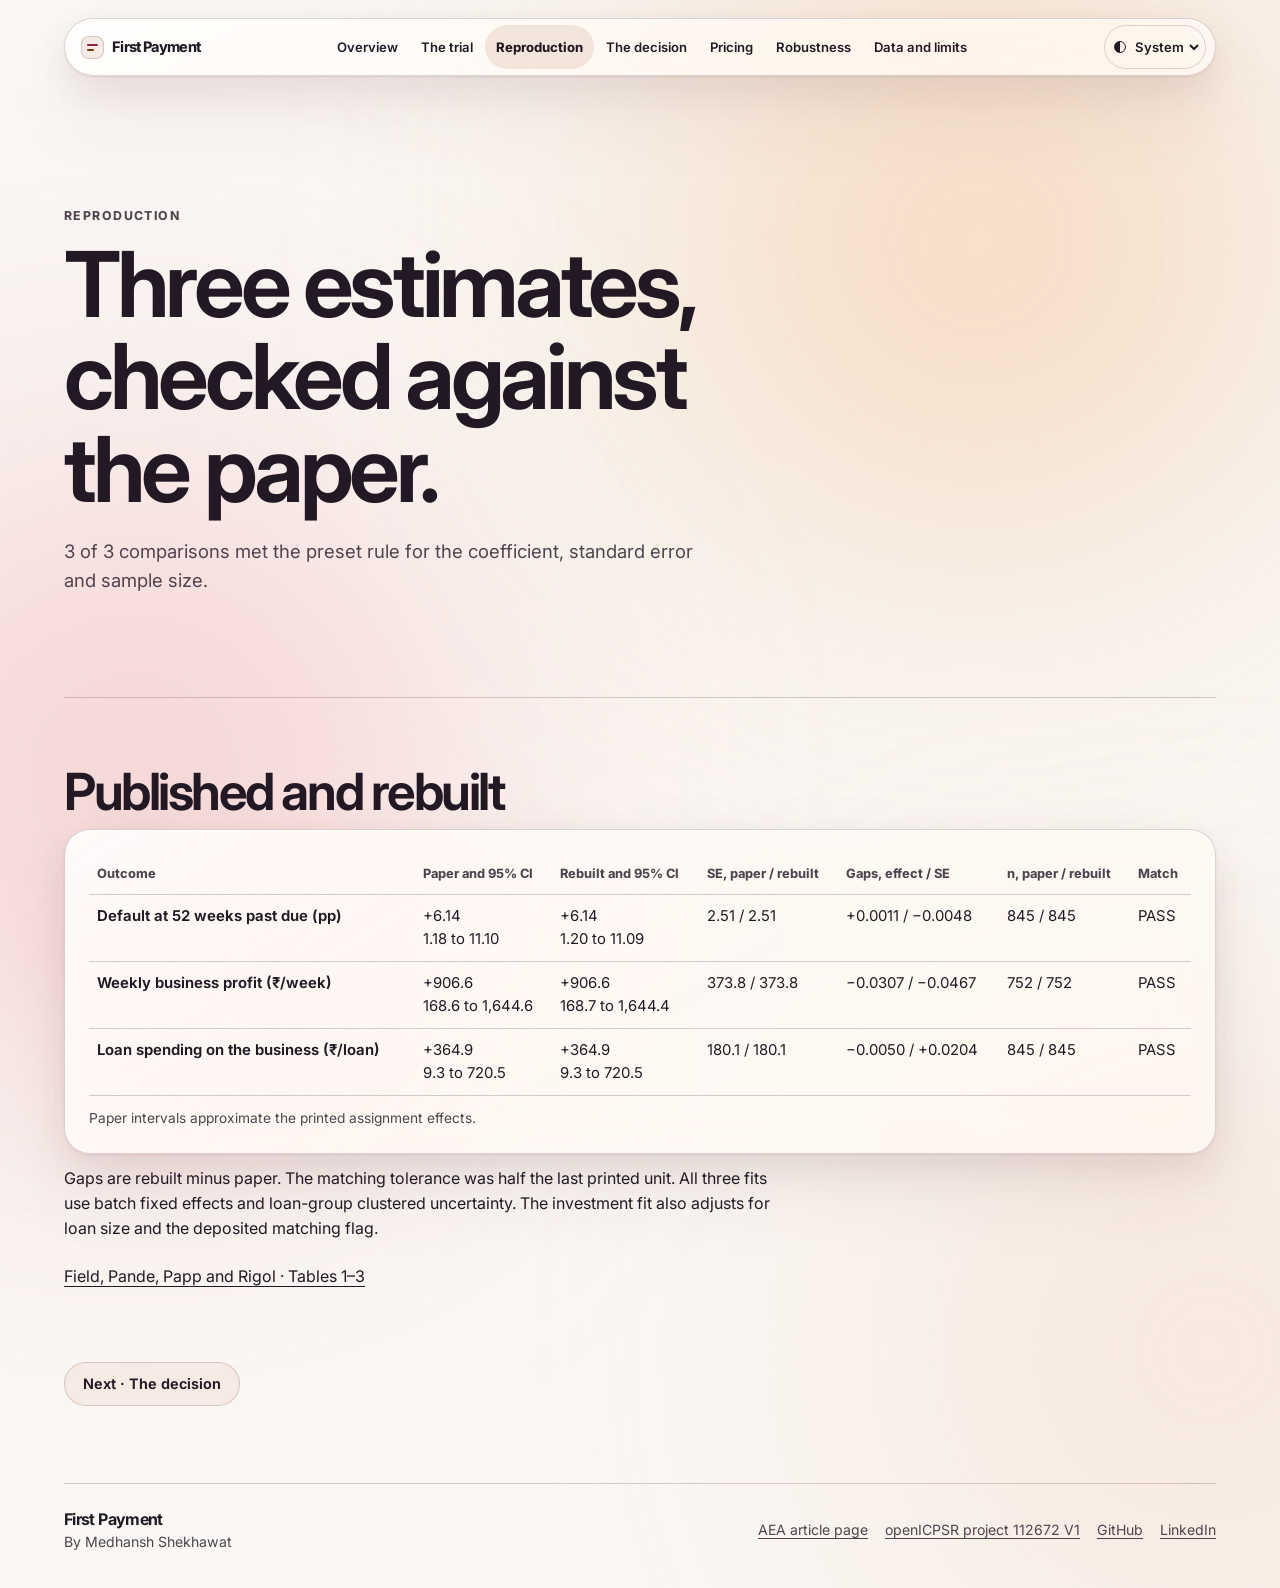
<file: site/reproduction.html>
<!doctype html>
<html lang="en">
<head>
  <meta charset="utf-8">
  <meta name="viewport" content="width=device-width, initial-scale=1">
  <meta name="color-scheme" content="light dark">
  <meta name="description" content="A Kolkata microfinance trial, reviewed as a credit pilot.">
  <title>Reproduction · First Payment</title>
  <script src="theme.js"></script>
  <link rel="stylesheet" href="style.css">
  <script src="story.js" defer></script>
</head>
<body class="detail">
  <div class="mesh" aria-hidden="true"><i></i><i></i><i></i></div>
  <a class="skip" href="#content">Skip to content</a>
  <header class="nav-shell">
    <div class="glass nav-pill">
      <a class="wordmark" href="index.html">
        <span class="mark" aria-hidden="true"></span>First Payment</a>
      <nav class="nav-wide" aria-label="Study pages"><a href="index.html">Overview</a><a href="trial.html">The trial</a><a href="reproduction.html" aria-current=page>Reproduction</a><a href="decision.html">The decision</a><a href="pricing.html">Pricing</a><a href="robustness.html">Robustness</a><a href="limits.html">Data and limits</a></nav>
      <details class="nav-menu">
        <summary>Pages</summary>
        <nav class="glass" aria-label="Study pages"><a href="index.html">Overview</a><a href="trial.html">The trial</a><a href="reproduction.html" aria-current=page>Reproduction</a><a href="decision.html">The decision</a><a href="pricing.html">Pricing</a><a href="robustness.html">Robustness</a><a href="limits.html">Data and limits</a></nav>
      </details>
      <label class="theme" hidden>
        <span class="sr-only">Theme</span><span class="theme-icon" aria-hidden="true"></span>
        <select id="theme">
          <option value="system">System</option>
          <option value="light">Light</option>
          <option value="dark">Dark</option>
        </select>
      </label>
    </div>
  </header>
  <main id="content" class="wrap" tabindex="-1">
    <header class="page-header">
      <p class="label">Reproduction</p>
      <h1>Three estimates, checked against the paper.</h1>
      <p class="lede">3 of 3 comparisons met the preset rule for the coefficient, standard error and sample size.</p>
    </header>
    <section data-reveal class="chapter wide"><h2>Published and rebuilt</h2>
      <div class="glass table-wrap"><table role="table"><caption>Paper intervals approximate the printed assignment effects.</caption><thead role="rowgroup"><tr role="row"><th scope="col" role="columnheader">Outcome</th><th scope="col" role="columnheader">Paper and 95% CI</th><th scope="col" role="columnheader">Rebuilt and 95% CI</th><th scope="col" role="columnheader">SE, paper / rebuilt</th><th scope="col" role="columnheader">Gaps, effect / SE</th><th scope="col" role="columnheader">n, paper / rebuilt</th><th scope="col" role="columnheader">Match</th></tr></thead><tbody role="rowgroup"><tr role="row"><th scope="row" role="rowheader">Default at 52 weeks past due (pp)</th><td role="cell"><span class="cell-label" aria-hidden="true">Paper and 95% CI</span><span>+6.14<br>1.18 to 11.10</span></td><td role="cell"><span class="cell-label" aria-hidden="true">Rebuilt and 95% CI</span><span>+6.14<br>1.20 to 11.09</span></td><td role="cell"><span class="cell-label" aria-hidden="true">SE, paper / rebuilt</span><span>2.51 / 2.51</span></td><td role="cell"><span class="cell-label" aria-hidden="true">Gaps, effect / SE</span><span>+0.0011 / −0.0048</span></td><td role="cell"><span class="cell-label" aria-hidden="true">n, paper / rebuilt</span><span>845 / 845</span></td><td role="cell"><span class="cell-label" aria-hidden="true">Match</span><span>PASS</span></td></tr><tr role="row"><th scope="row" role="rowheader">Weekly business profit (₹/week)</th><td role="cell"><span class="cell-label" aria-hidden="true">Paper and 95% CI</span><span>+906.6<br>168.6 to 1,644.6</span></td><td role="cell"><span class="cell-label" aria-hidden="true">Rebuilt and 95% CI</span><span>+906.6<br>168.7 to 1,644.4</span></td><td role="cell"><span class="cell-label" aria-hidden="true">SE, paper / rebuilt</span><span>373.8 / 373.8</span></td><td role="cell"><span class="cell-label" aria-hidden="true">Gaps, effect / SE</span><span>−0.0307 / −0.0467</span></td><td role="cell"><span class="cell-label" aria-hidden="true">n, paper / rebuilt</span><span>752 / 752</span></td><td role="cell"><span class="cell-label" aria-hidden="true">Match</span><span>PASS</span></td></tr><tr role="row"><th scope="row" role="rowheader">Loan spending on the business (₹/loan)</th><td role="cell"><span class="cell-label" aria-hidden="true">Paper and 95% CI</span><span>+364.9<br>9.3 to 720.5</span></td><td role="cell"><span class="cell-label" aria-hidden="true">Rebuilt and 95% CI</span><span>+364.9<br>9.3 to 720.5</span></td><td role="cell"><span class="cell-label" aria-hidden="true">SE, paper / rebuilt</span><span>180.1 / 180.1</span></td><td role="cell"><span class="cell-label" aria-hidden="true">Gaps, effect / SE</span><span>−0.0050 / +0.0204</span></td><td role="cell"><span class="cell-label" aria-hidden="true">n, paper / rebuilt</span><span>845 / 845</span></td><td role="cell"><span class="cell-label" aria-hidden="true">Match</span><span>PASS</span></td></tr></tbody></table></div>
      <p>Gaps are rebuilt minus paper. The matching tolerance was half the last printed unit.
      All three fits use batch fixed effects and loan-group clustered uncertainty. The investment
      fit also adjusts for loan size and the deposited matching flag.</p>
      <p><a href="https://www.aeaweb.org/articles?id=10.1257/aer.103.6.2196">Field, Pande, Papp and Rigol · Tables 1–3</a></p>
    </section>
    <div class="next"><a class="action" href="decision.html">Next · The decision</a></div>
  </main>
  <footer class="wrap footer">
    <div><strong>First Payment</strong><p>By Medhansh Shekhawat</p></div>
    <div class="footer-links">
      <a href="https://www.aeaweb.org/articles?id=10.1257/aer.103.6.2196">AEA article page</a>
      <a href="https://doi.org/10.3886/E112672V1">openICPSR project 112672 V1</a>
      <a href="https://github.com/Ghostboy789">GitHub</a>
      <a href="https://in.linkedin.com/in/medhansh-shekhawat">LinkedIn</a>
    </div>
  </footer>
</body>
</html>
</file>
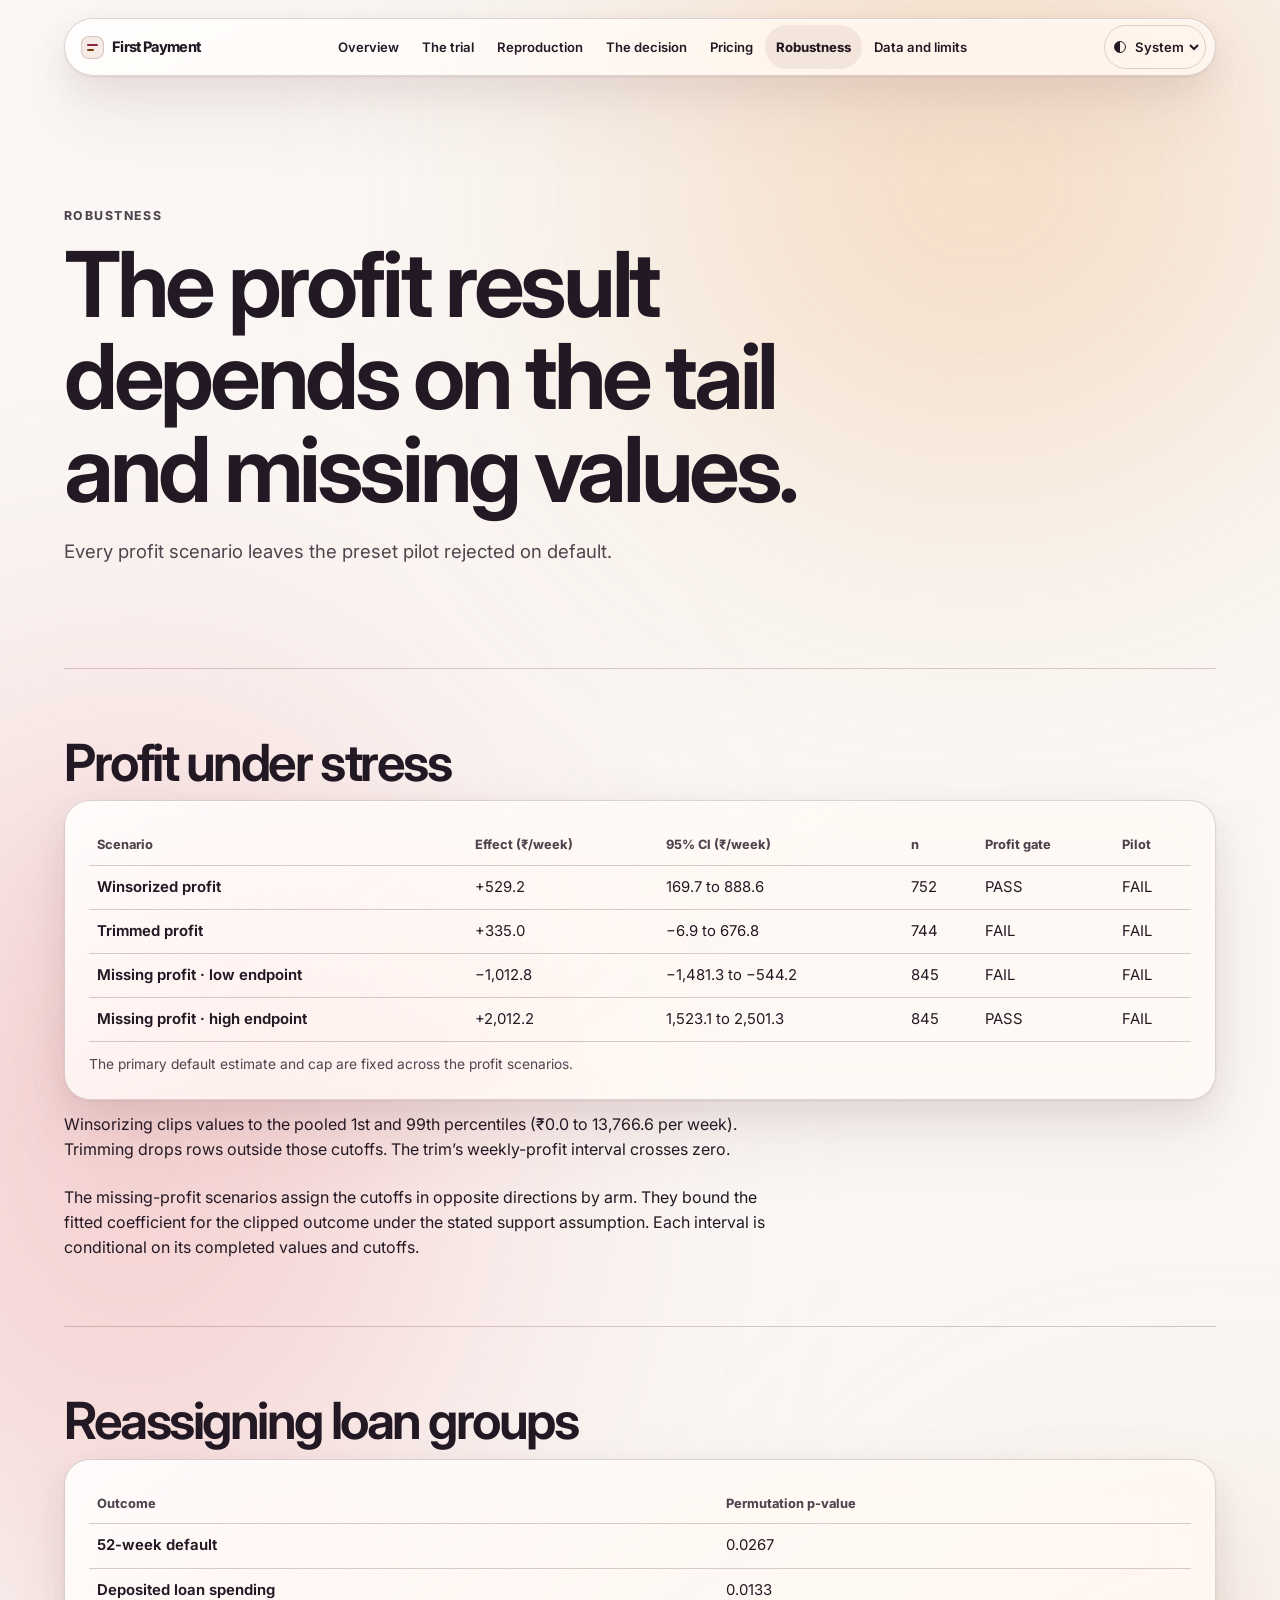
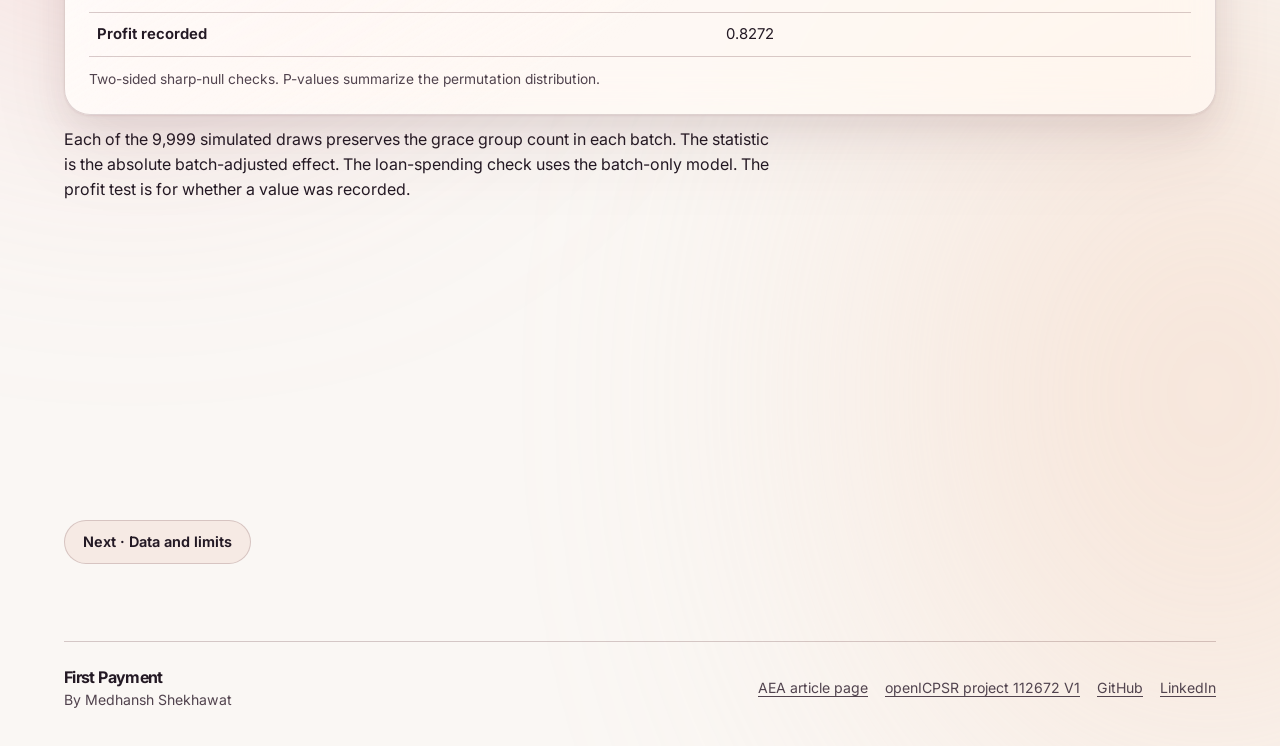
<file: site/robustness.html>
<!doctype html>
<html lang="en">
<head>
  <meta charset="utf-8">
  <meta name="viewport" content="width=device-width, initial-scale=1">
  <meta name="color-scheme" content="light dark">
  <meta name="description" content="A Kolkata microfinance trial, reviewed as a credit pilot.">
  <title>Robustness · First Payment</title>
  <script src="theme.js"></script>
  <link rel="stylesheet" href="style.css">
  <script src="story.js" defer></script>
</head>
<body class="detail">
  <div class="mesh" aria-hidden="true"><i></i><i></i><i></i></div>
  <a class="skip" href="#content">Skip to content</a>
  <header class="nav-shell">
    <div class="glass nav-pill">
      <a class="wordmark" href="index.html">
        <span class="mark" aria-hidden="true"></span>First Payment</a>
      <nav class="nav-wide" aria-label="Study pages"><a href="index.html">Overview</a><a href="trial.html">The trial</a><a href="reproduction.html">Reproduction</a><a href="decision.html">The decision</a><a href="pricing.html">Pricing</a><a href="robustness.html" aria-current=page>Robustness</a><a href="limits.html">Data and limits</a></nav>
      <details class="nav-menu">
        <summary>Pages</summary>
        <nav class="glass" aria-label="Study pages"><a href="index.html">Overview</a><a href="trial.html">The trial</a><a href="reproduction.html">Reproduction</a><a href="decision.html">The decision</a><a href="pricing.html">Pricing</a><a href="robustness.html" aria-current=page>Robustness</a><a href="limits.html">Data and limits</a></nav>
      </details>
      <label class="theme" hidden>
        <span class="sr-only">Theme</span><span class="theme-icon" aria-hidden="true"></span>
        <select id="theme">
          <option value="system">System</option>
          <option value="light">Light</option>
          <option value="dark">Dark</option>
        </select>
      </label>
    </div>
  </header>
  <main id="content" class="wrap" tabindex="-1">
    <header class="page-header">
      <p class="label">Robustness</p>
      <h1>The profit result depends on the tail and missing values.</h1>
      <p class="lede">Every profit scenario leaves the preset pilot rejected on default.</p>
    </header>
    <section data-reveal class="chapter wide"><h2>Profit under stress</h2>
      <div class="glass table-wrap"><table role="table"><caption>The primary default estimate and cap are fixed across the profit scenarios.</caption><thead role="rowgroup"><tr role="row"><th scope="col" role="columnheader">Scenario</th><th scope="col" role="columnheader">Effect (₹/week)</th><th scope="col" role="columnheader">95% CI (₹/week)</th><th scope="col" role="columnheader">n</th><th scope="col" role="columnheader">Profit gate</th><th scope="col" role="columnheader">Pilot</th></tr></thead><tbody role="rowgroup"><tr role="row"><th scope="row" role="rowheader">Winsorized profit</th><td role="cell"><span class="cell-label" aria-hidden="true">Effect (₹/week)</span><span>+529.2</span></td><td role="cell"><span class="cell-label" aria-hidden="true">95% CI (₹/week)</span><span>169.7 to 888.6</span></td><td role="cell"><span class="cell-label" aria-hidden="true">n</span><span>752</span></td><td role="cell"><span class="cell-label" aria-hidden="true">Profit gate</span><span>PASS</span></td><td role="cell"><span class="cell-label" aria-hidden="true">Pilot</span><span>FAIL</span></td></tr><tr role="row"><th scope="row" role="rowheader">Trimmed profit</th><td role="cell"><span class="cell-label" aria-hidden="true">Effect (₹/week)</span><span>+335.0</span></td><td role="cell"><span class="cell-label" aria-hidden="true">95% CI (₹/week)</span><span>−6.9 to 676.8</span></td><td role="cell"><span class="cell-label" aria-hidden="true">n</span><span>744</span></td><td role="cell"><span class="cell-label" aria-hidden="true">Profit gate</span><span>FAIL</span></td><td role="cell"><span class="cell-label" aria-hidden="true">Pilot</span><span>FAIL</span></td></tr><tr role="row"><th scope="row" role="rowheader">Missing profit · low endpoint</th><td role="cell"><span class="cell-label" aria-hidden="true">Effect (₹/week)</span><span>−1,012.8</span></td><td role="cell"><span class="cell-label" aria-hidden="true">95% CI (₹/week)</span><span>−1,481.3 to −544.2</span></td><td role="cell"><span class="cell-label" aria-hidden="true">n</span><span>845</span></td><td role="cell"><span class="cell-label" aria-hidden="true">Profit gate</span><span>FAIL</span></td><td role="cell"><span class="cell-label" aria-hidden="true">Pilot</span><span>FAIL</span></td></tr><tr role="row"><th scope="row" role="rowheader">Missing profit · high endpoint</th><td role="cell"><span class="cell-label" aria-hidden="true">Effect (₹/week)</span><span>+2,012.2</span></td><td role="cell"><span class="cell-label" aria-hidden="true">95% CI (₹/week)</span><span>1,523.1 to 2,501.3</span></td><td role="cell"><span class="cell-label" aria-hidden="true">n</span><span>845</span></td><td role="cell"><span class="cell-label" aria-hidden="true">Profit gate</span><span>PASS</span></td><td role="cell"><span class="cell-label" aria-hidden="true">Pilot</span><span>FAIL</span></td></tr></tbody></table></div>
      <p>Winsorizing clips values to the pooled 1st and 99th percentiles
      (₹0.0 to 13,766.6 per week). Trimming drops rows outside those cutoffs.
      The trim’s weekly-profit interval crosses zero.</p>
      <p>The missing-profit scenarios assign the cutoffs in opposite directions by arm.
      They bound the fitted coefficient for the clipped outcome under the stated support assumption.
      Each interval is conditional on its completed values and cutoffs.</p>
    </section>
    <section data-reveal class="chapter wide"><h2>Reassigning loan groups</h2>
      <div class="glass table-wrap"><table role="table"><caption>Two-sided sharp-null checks. P-values summarize the permutation distribution.</caption><thead role="rowgroup"><tr role="row"><th scope="col" role="columnheader">Outcome</th><th scope="col" role="columnheader">Permutation p-value</th></tr></thead><tbody role="rowgroup"><tr role="row"><th scope="row" role="rowheader">52-week default</th><td role="cell"><span class="cell-label" aria-hidden="true">Permutation p-value</span><span>0.0267</span></td></tr><tr role="row"><th scope="row" role="rowheader">Deposited loan spending</th><td role="cell"><span class="cell-label" aria-hidden="true">Permutation p-value</span><span>0.0133</span></td></tr><tr role="row"><th scope="row" role="rowheader">Profit recorded</th><td role="cell"><span class="cell-label" aria-hidden="true">Permutation p-value</span><span>0.8272</span></td></tr></tbody></table></div>
      <p>Each of the 9,999 simulated draws preserves the grace group count in each
      batch. The statistic is the absolute batch-adjusted effect. The loan-spending check
      uses the batch-only model. The profit test is for whether a value was recorded.</p>
    </section>
    <section data-reveal id="loan-use" class="chapter"><h2>Loan-use coverage</h2><div>
      <p>After excluding flagged records, the estimated change in business spending was
      +343.7 ₹/loan (95% CI −19.0 to 706.5 ₹/loan,
      n=786). The 95% interval fails the positive-effect check.</p>
      <p>This follow-up check uses the released flag to select records and adjusts for batch and
      loan size. The provenance of the selected records is uncertain. See the
      <a href="limits.html#loan-use-source">loan-use source notes</a>.</p>
    </div>
    </section>
    <div class="next"><a class="action" href="limits.html">Next · Data and limits</a></div>
  </main>
  <footer class="wrap footer">
    <div><strong>First Payment</strong><p>By Medhansh Shekhawat</p></div>
    <div class="footer-links">
      <a href="https://www.aeaweb.org/articles?id=10.1257/aer.103.6.2196">AEA article page</a>
      <a href="https://doi.org/10.3886/E112672V1">openICPSR project 112672 V1</a>
      <a href="https://github.com/Ghostboy789">GitHub</a>
      <a href="https://in.linkedin.com/in/medhansh-shekhawat">LinkedIn</a>
    </div>
  </footer>
</body>
</html>
</file>
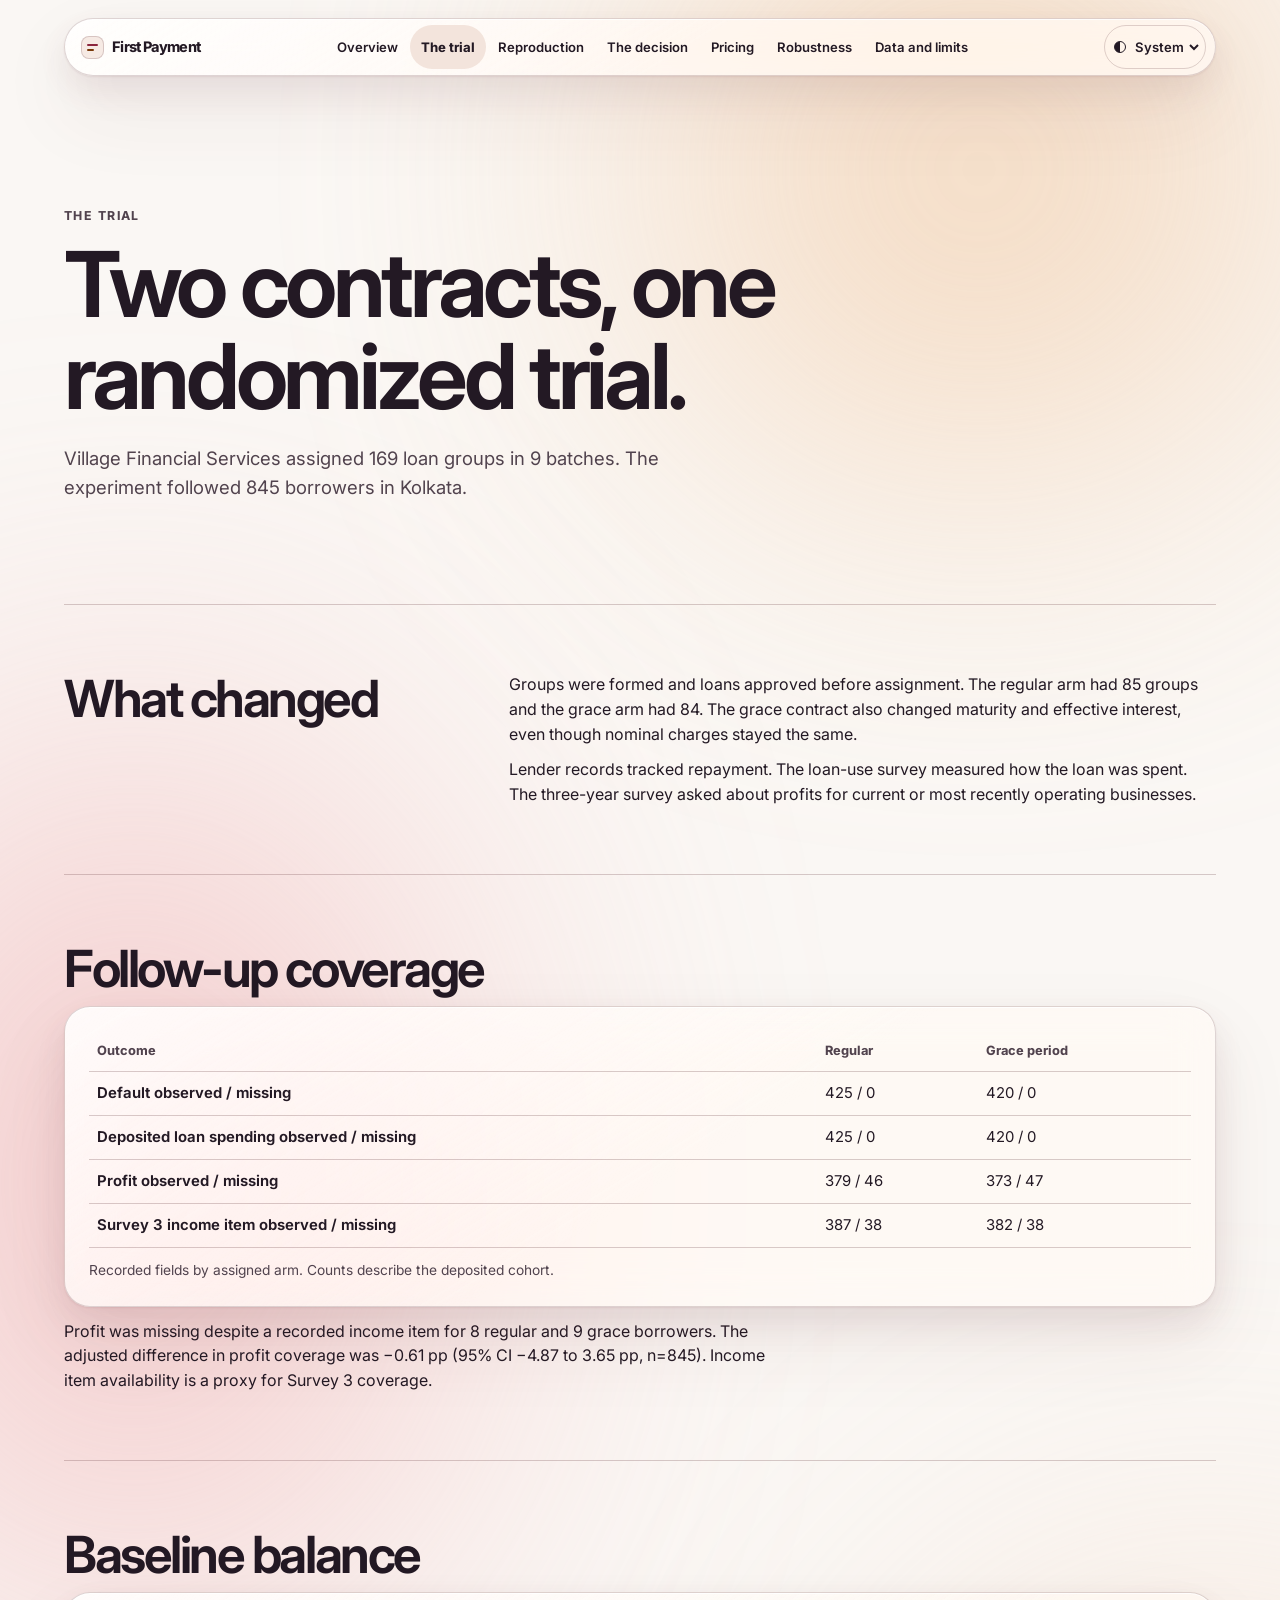
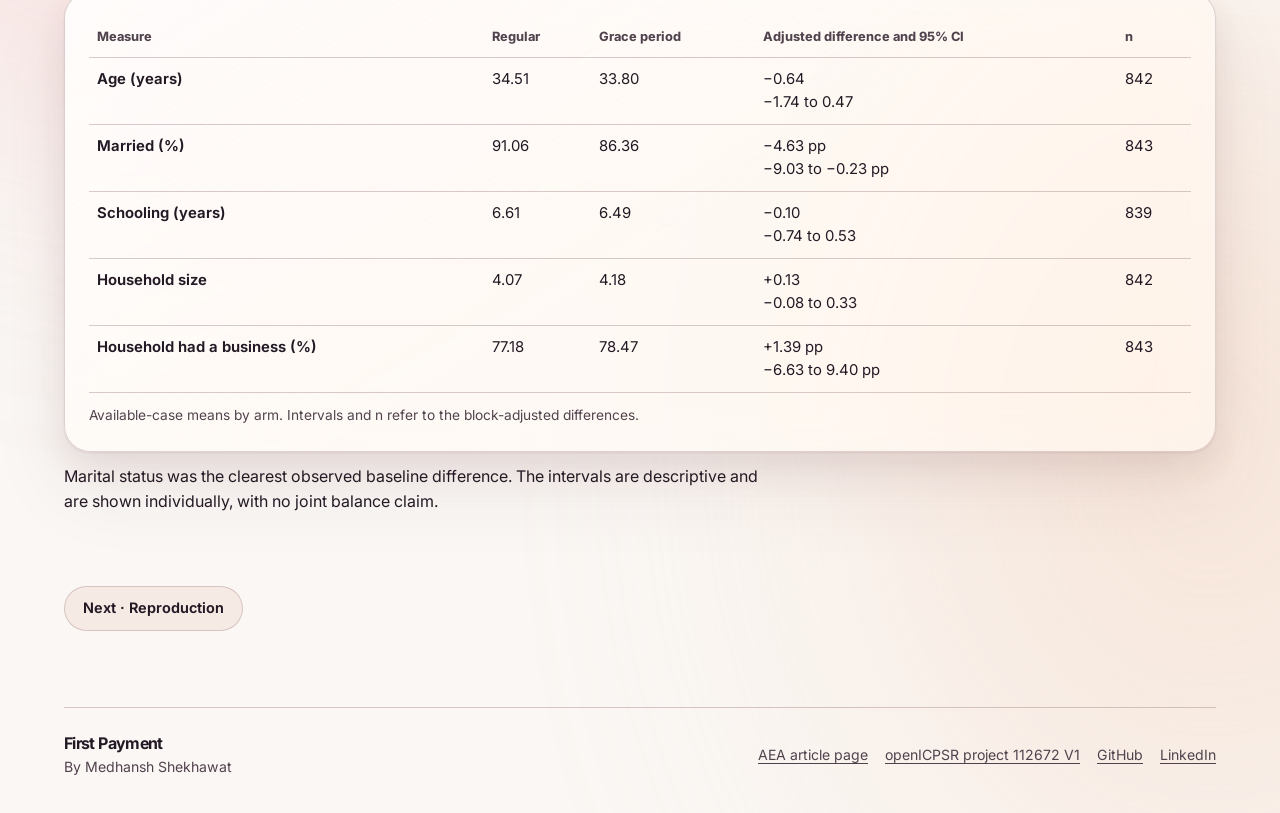
<file: site/trial.html>
<!doctype html>
<html lang="en">
<head>
  <meta charset="utf-8">
  <meta name="viewport" content="width=device-width, initial-scale=1">
  <meta name="color-scheme" content="light dark">
  <meta name="description" content="A Kolkata microfinance trial, reviewed as a credit pilot.">
  <title>The trial · First Payment</title>
  <script src="theme.js"></script>
  <link rel="stylesheet" href="style.css">
  <script src="story.js" defer></script>
</head>
<body class="detail">
  <div class="mesh" aria-hidden="true"><i></i><i></i><i></i></div>
  <a class="skip" href="#content">Skip to content</a>
  <header class="nav-shell">
    <div class="glass nav-pill">
      <a class="wordmark" href="index.html">
        <span class="mark" aria-hidden="true"></span>First Payment</a>
      <nav class="nav-wide" aria-label="Study pages"><a href="index.html">Overview</a><a href="trial.html" aria-current=page>The trial</a><a href="reproduction.html">Reproduction</a><a href="decision.html">The decision</a><a href="pricing.html">Pricing</a><a href="robustness.html">Robustness</a><a href="limits.html">Data and limits</a></nav>
      <details class="nav-menu">
        <summary>Pages</summary>
        <nav class="glass" aria-label="Study pages"><a href="index.html">Overview</a><a href="trial.html" aria-current=page>The trial</a><a href="reproduction.html">Reproduction</a><a href="decision.html">The decision</a><a href="pricing.html">Pricing</a><a href="robustness.html">Robustness</a><a href="limits.html">Data and limits</a></nav>
      </details>
      <label class="theme" hidden>
        <span class="sr-only">Theme</span><span class="theme-icon" aria-hidden="true"></span>
        <select id="theme">
          <option value="system">System</option>
          <option value="light">Light</option>
          <option value="dark">Dark</option>
        </select>
      </label>
    </div>
  </header>
  <main id="content" class="wrap" tabindex="-1">
    <header class="page-header">
      <p class="label">The trial</p>
      <h1>Two contracts, one randomized trial.</h1>
      <p class="lede">Village Financial Services assigned 169 loan groups in 9 batches. The experiment followed 845 borrowers in Kolkata.</p>
    </header>
    <section data-reveal class="chapter">
      <h2>What changed</h2>
      <div><p>Groups were formed and loans approved before assignment. The regular arm had
      85 groups and the grace arm had 84. The grace contract
      also changed maturity and effective interest, even though nominal charges stayed the same.</p>
      <p>Lender records tracked repayment. The loan-use survey measured how the loan was spent.
      The three-year survey asked about profits for current or most recently operating businesses.
      </p></div>
    </section>
    <section data-reveal class="chapter wide"><h2>Follow-up coverage</h2>
      <div class="glass table-wrap"><table role="table"><caption>Recorded fields by assigned arm. Counts describe the deposited cohort.</caption><thead role="rowgroup"><tr role="row"><th scope="col" role="columnheader">Outcome</th><th scope="col" role="columnheader">Regular</th><th scope="col" role="columnheader">Grace period</th></tr></thead><tbody role="rowgroup"><tr role="row"><th scope="row" role="rowheader">Default observed / missing</th><td role="cell"><span class="cell-label" aria-hidden="true">Regular</span><span>425 / 0</span></td><td role="cell"><span class="cell-label" aria-hidden="true">Grace period</span><span>420 / 0</span></td></tr><tr role="row"><th scope="row" role="rowheader">Deposited loan spending observed / missing</th><td role="cell"><span class="cell-label" aria-hidden="true">Regular</span><span>425 / 0</span></td><td role="cell"><span class="cell-label" aria-hidden="true">Grace period</span><span>420 / 0</span></td></tr><tr role="row"><th scope="row" role="rowheader">Profit observed / missing</th><td role="cell"><span class="cell-label" aria-hidden="true">Regular</span><span>379 / 46</span></td><td role="cell"><span class="cell-label" aria-hidden="true">Grace period</span><span>373 / 47</span></td></tr><tr role="row"><th scope="row" role="rowheader">Survey 3 income item observed / missing</th><td role="cell"><span class="cell-label" aria-hidden="true">Regular</span><span>387 / 38</span></td><td role="cell"><span class="cell-label" aria-hidden="true">Grace period</span><span>382 / 38</span></td></tr></tbody></table></div>
      <p>Profit was missing despite a recorded income item for 8
      regular and 9 grace borrowers. The adjusted difference in
      profit coverage was −0.61 pp
      (95% CI −4.87 to 3.65 pp, n=845).
      Income item availability is a proxy for Survey 3 coverage.</p>
    </section>
    <section data-reveal class="chapter wide"><h2>Baseline balance</h2>
      <div class="glass table-wrap"><table role="table"><caption>Available-case means by arm. Intervals and n refer to the block-adjusted differences.</caption><thead role="rowgroup"><tr role="row"><th scope="col" role="columnheader">Measure</th><th scope="col" role="columnheader">Regular</th><th scope="col" role="columnheader">Grace period</th><th scope="col" role="columnheader">Adjusted difference and 95% CI</th><th scope="col" role="columnheader">n</th></tr></thead><tbody role="rowgroup"><tr role="row"><th scope="row" role="rowheader">Age (years)</th><td role="cell"><span class="cell-label" aria-hidden="true">Regular</span><span>34.51</span></td><td role="cell"><span class="cell-label" aria-hidden="true">Grace period</span><span>33.80</span></td><td role="cell"><span class="cell-label" aria-hidden="true">Adjusted difference and 95% CI</span><span>−0.64<br>−1.74 to 0.47</span></td><td role="cell"><span class="cell-label" aria-hidden="true">n</span><span>842</span></td></tr><tr role="row"><th scope="row" role="rowheader">Married (%)</th><td role="cell"><span class="cell-label" aria-hidden="true">Regular</span><span>91.06</span></td><td role="cell"><span class="cell-label" aria-hidden="true">Grace period</span><span>86.36</span></td><td role="cell"><span class="cell-label" aria-hidden="true">Adjusted difference and 95% CI</span><span>−4.63 pp<br>−9.03 to −0.23 pp</span></td><td role="cell"><span class="cell-label" aria-hidden="true">n</span><span>843</span></td></tr><tr role="row"><th scope="row" role="rowheader">Schooling (years)</th><td role="cell"><span class="cell-label" aria-hidden="true">Regular</span><span>6.61</span></td><td role="cell"><span class="cell-label" aria-hidden="true">Grace period</span><span>6.49</span></td><td role="cell"><span class="cell-label" aria-hidden="true">Adjusted difference and 95% CI</span><span>−0.10<br>−0.74 to 0.53</span></td><td role="cell"><span class="cell-label" aria-hidden="true">n</span><span>839</span></td></tr><tr role="row"><th scope="row" role="rowheader">Household size</th><td role="cell"><span class="cell-label" aria-hidden="true">Regular</span><span>4.07</span></td><td role="cell"><span class="cell-label" aria-hidden="true">Grace period</span><span>4.18</span></td><td role="cell"><span class="cell-label" aria-hidden="true">Adjusted difference and 95% CI</span><span>+0.13<br>−0.08 to 0.33</span></td><td role="cell"><span class="cell-label" aria-hidden="true">n</span><span>842</span></td></tr><tr role="row"><th scope="row" role="rowheader">Household had a business (%)</th><td role="cell"><span class="cell-label" aria-hidden="true">Regular</span><span>77.18</span></td><td role="cell"><span class="cell-label" aria-hidden="true">Grace period</span><span>78.47</span></td><td role="cell"><span class="cell-label" aria-hidden="true">Adjusted difference and 95% CI</span><span>+1.39 pp<br>−6.63 to 9.40 pp</span></td><td role="cell"><span class="cell-label" aria-hidden="true">n</span><span>843</span></td></tr></tbody></table></div>
      <p>Marital status was the clearest observed baseline difference. The intervals are descriptive
      and are shown individually, with no joint balance claim.</p>
    </section>
    <div class="next"><a class="action" href="reproduction.html">Next · Reproduction</a></div>
  </main>
  <footer class="wrap footer">
    <div><strong>First Payment</strong><p>By Medhansh Shekhawat</p></div>
    <div class="footer-links">
      <a href="https://www.aeaweb.org/articles?id=10.1257/aer.103.6.2196">AEA article page</a>
      <a href="https://doi.org/10.3886/E112672V1">openICPSR project 112672 V1</a>
      <a href="https://github.com/Ghostboy789">GitHub</a>
      <a href="https://in.linkedin.com/in/medhansh-shekhawat">LinkedIn</a>
    </div>
  </footer>
</body>
</html>
</file>
<file: site/style.css>
@font-face {
  font-family: Inter;
  src: url("fonts/inter-latin.woff2") format("woff2");
  font-style: normal;
  font-weight: 400 800;
  font-display: swap;
}

:root {
  color-scheme: light;
  --base: #faf7f4;
  --amber-blob: #f0c49a;
  --coral-blob: #efa6aa;
  --peach-blob: #f2cbb2;
  --ink: #231924;
  --muted: #51434e;
  --profit: #783808;
  --risk: #8b263d;
  --focus: #681944;
  --glass-solid: #fff7f1;
  --glass-wash: rgb(255 250 246 / 65%);
  --nav-wash: rgb(255 250 246 / 76%);
  --shine: rgb(255 255 255 / 76%);
  --rim: rgb(255 255 255 / 82%);
  --edge: rgb(89 45 53 / 20%);
  --line: rgb(91 48 53 / 24%);
  --inset: #f6eae4;
  --hover: #f3e4dc;
  --rail: #ebd9d1;
  --amber-track: #ac6b3c;
  --coral-track: #a54e65;
  --marker: #241923;
  --button: #2e2130;
  --button-text: #fff7f2;
  --glow: #ea8696;
  --halo: rgb(192 86 92 / 27%);
  --shadow: 0 1px 2px rgb(95 46 54 / 9%), 0 14px 36px rgb(95 46 54 / 10%),
    0 34px 82px rgb(105 53 47 / 8%);
  --gutter: clamp(17px, 5vw, 72px);
  --space: clamp(82px, 14vw, 208px);
}

:root[data-theme="dark"] {
  color-scheme: dark;
  --base: #151218;
  --amber-blob: #674425;
  --coral-blob: #6b303e;
  --peach-blob: #4a334b;
  --ink: #fff5f0;
  --muted: #d5c5ce;
  --profit: #ffc48d;
  --risk: #ffa1b0;
  --focus: #ffd7a7;
  --glass-solid: #2a222b;
  --glass-wash: rgb(29 21 31 / 73%);
  --nav-wash: rgb(32 24 33 / 83%);
  --shine: rgb(253 209 210 / 13%);
  --rim: rgb(255 230 231 / 32%);
  --edge: rgb(255 208 218 / 24%);
  --line: rgb(255 208 218 / 24%);
  --inset: #342933;
  --hover: #453341;
  --rail: #3e303b;
  --amber-track: #bd7845;
  --coral-track: #c16a80;
  --marker: #fff5f0;
  --button: #ffe5d0;
  --button-text: #281c29;
  --glow: #9b3f52;
  --halo: rgb(243 155 133 / 46%);
  --shadow: 0 1px 2px rgb(0 0 0 / 22%), 0 16px 40px rgb(0 0 0 / 23%),
    0 38px 80px rgb(0 0 0 / 20%);
}

@media (prefers-color-scheme: dark) {
  :root:not([data-theme="light"]):not([data-theme="dark"]) {
    color-scheme: dark;
    --base: #151218;
    --amber-blob: #674425;
    --coral-blob: #6b303e;
    --peach-blob: #4a334b;
    --ink: #fff5f0;
    --muted: #d5c5ce;
    --profit: #ffc48d;
    --risk: #ffa1b0;
    --focus: #ffd7a7;
    --glass-solid: #2a222b;
    --glass-wash: rgb(29 21 31 / 73%);
    --nav-wash: rgb(32 24 33 / 83%);
    --shine: rgb(253 209 210 / 13%);
    --rim: rgb(255 230 231 / 32%);
    --edge: rgb(255 208 218 / 24%);
    --line: rgb(255 208 218 / 24%);
    --inset: #342933;
    --hover: #453341;
    --rail: #3e303b;
    --amber-track: #bd7845;
    --coral-track: #c16a80;
    --marker: #fff5f0;
    --button: #ffe5d0;
    --button-text: #281c29;
    --glow: #9b3f52;
    --halo: rgb(243 155 133 / 46%);
    --shadow: 0 1px 2px rgb(0 0 0 / 22%), 0 16px 40px rgb(0 0 0 / 23%),
      0 38px 80px rgb(0 0 0 / 20%);
  }
}

*, *::before, *::after { box-sizing: border-box; }
[hidden] { display: none !important; }

html { scroll-padding-top: 91px; }
body {
  position: relative;
  isolation: isolate;
  margin: 0;
  background: var(--base);
  color: var(--ink);
  font: 400 1rem/1.55 Inter, system-ui, sans-serif;
  font-variant-numeric: tabular-nums;
}
h1, h2, h3, p, figure, dl, dd { margin: 0; }
h1, h2, h3 { font-weight: 650; }
h1, h2 { letter-spacing: -.048em; line-height: 1.02; }
h3 { letter-spacing: -.035em; line-height: 1.25; }
a { color: inherit; text-underline-offset: .22em; }
button, select, summary, input[type="range"] { cursor: pointer; }
button, select { font: inherit; color: inherit; }
:focus-visible { outline: 2px solid var(--focus); outline-offset: 4px; }
.wrap { width: min(1184px, calc(100% - 2 * var(--gutter))); margin-inline: auto; }
.sr-only, .skip:not(:focus) {
  position: absolute;
  width: 1px;
  height: 1px;
  overflow: hidden;
  clip-path: inset(50%);
  white-space: nowrap;
}
.skip:focus {
  position: fixed;
  z-index: 10;
  inset: 10px auto auto 12px;
  padding: 10px 14px;
  border-radius: 12px;
  background: var(--glass-solid);
}

.mesh {
  position: absolute;
  z-index: -1;
  inset: 0;
  overflow: hidden;
  pointer-events: none;
  background: var(--base);
}
.mesh i {
  position: absolute;
  width: max(63vw, 38rem);
  height: max(32%, 48rem);
  border-radius: 50%;
  background: radial-gradient(ellipse, var(--amber-blob) 32%, transparent 72%);
  filter: blur(clamp(76px, 12vw, 164px));
  opacity: .66;
  right: -8vw;
  top: -9%;
  animation-duration: 54s;
  animation-timing-function: ease-in-out;
  animation-iteration-count: infinite;
}
:root[data-motion] .mesh i { animation-name: drift; }
.mesh i:nth-child(2) {
  background: radial-gradient(ellipse, var(--coral-blob) 30%, transparent 71%);
  opacity: .55;
  height: max(50%, 45rem);
  inset: 24% auto auto -21vw;
  animation-delay: -26s;
}
.mesh i:nth-child(3) {
  background: radial-gradient(ellipse, var(--peach-blob) 30%, transparent 72%);
  opacity: .45;
  height: max(48%, 40rem);
  inset: 61% -26vw auto auto;
  animation-delay: -15s;
}
@keyframes drift {
  38% { transform: translate(-11vw, 14vh) scale(1.12); }
  70% { transform: translate(-19vw, -7vh) scale(.93); }
}

.glass {
  border: 1px solid var(--edge);
  border-radius: 26px;
  background: var(--glass-solid);
  box-shadow: inset 0 1px 0 var(--rim), var(--shadow);
}
@supports (backdrop-filter: blur(24px)) {
  .glass {
    background: linear-gradient(148deg, var(--shine), transparent 54%),
      var(--surface-wash, var(--glass-wash));
    backdrop-filter: blur(24px) saturate(180%);
  }
}

.nav-shell .glass { --surface-wash: var(--nav-wash); }
.nav-shell {
  position: sticky;
  top: 0;
  z-index: 4;
  width: min(1184px, calc(100% - 2 * var(--gutter)));
  margin-inline: auto;
  padding-block: 18px 8px;
}
.nav-pill {
  position: relative;
  display: flex;
  align-items: center;
  justify-content: space-between;
  gap: 12px;
  min-height: 58px;
  padding: 5px 9px 5px 16px;
  border-radius: 100px;
  transition: transform .28s ease;
}
.nav-shell.compact .nav-pill { transform: translateY(-7px) scale(.982); }
.wordmark {
  display: inline-flex;
  flex-shrink: 0;
  align-items: center;
  gap: 8px;
  min-height: 44px;
  font-size: .91rem;
  letter-spacing: -.045em;
  font-weight: 750;
  text-decoration: none;
}
.mark {
  width: 23px;
  height: 23px;
  border: 1px solid var(--edge);
  border-radius: 8px;
  background: var(--inset);
  position: relative;
  color: var(--risk);
}
.mark::before, .mark::after {
  content: "";
  position: absolute;
  height: 2px;
  border-radius: 2px;
  background: currentColor;
  left: 5px;
  width: 11px;
  top: 7px;
}
.mark::after { width: 7px; top: 12px; color: var(--profit); }
.nav-wide { display: flex; min-width: 0; align-items: center; gap: 1px; }
.nav-wide a, .nav-menu a, .nav-menu summary, .theme {
  display: flex;
  align-items: center;
  min-height: 44px;
  padding-inline: 11px;
  border-radius: 30px;
  text-decoration: none;
  font-size: .82rem;
  font-weight: 600;
}
.nav-pill :is(nav a, summary, .theme):hover, .nav-pill a[aria-current="page"] {
  background: var(--hover);
}
.nav-pill a[aria-current="page"] { font-weight: 750; }
.nav-menu { display: none; }
.nav-menu summary { list-style: none; }
.nav-menu summary::-webkit-details-marker { display: none; }
.nav-menu summary::after {
  content: "";
  width: 6px;
  height: 6px;
  border: solid currentColor;
  border-width: 0 1.5px 1.5px 0;
  transform: translateY(-2px) rotate(45deg);
  margin-inline-start: 7px;
}
.nav-menu[open] summary::after { transform: translateY(2px) rotate(225deg); }
.nav-menu nav {
  position: absolute;
  inset: calc(100% + 8px) 0 auto auto;
  width: min(100%, 15rem);
  padding: 8px;
}
.theme { flex-shrink: 0; padding: 0 3px 0 9px; gap: 3px; border: 1px solid var(--edge); }
.theme select { border: 0; background: transparent; min-height: 42px; padding-inline: 2px; border-radius: 28px; }
.theme option { background: var(--glass-solid); color: var(--ink); }
.theme-icon {
  display: block;
  width: 12px;
  height: 12px;
  border: 1px solid currentColor;
  border-radius: 50%;
  background: linear-gradient(90deg, currentColor 50%, transparent 50%);
}

.label {
  color: var(--muted);
  font-size: .77rem;
  font-weight: 750;
  letter-spacing: .115em;
  text-transform: uppercase;
}
.lede, .note { color: var(--muted); }
.lede { font-size: clamp(1.025rem, 1.45vw, 1.24rem); max-width: 42ch; }
.note { font-size: .9rem; }
.action {
  display: inline-flex;
  align-items: center;
  justify-content: center;
  min-height: 44px;
  width: fit-content;
  padding: 10px 18px;
  border: 1px solid var(--edge);
  border-radius: 40px;
  background: var(--inset);
  color: var(--ink);
  font-size: .9rem;
  font-weight: 650;
  text-decoration: none;
  text-align: center;
}
.action:hover { background: var(--hover); }
.primary { background: var(--button); color: var(--button-text); border-color: var(--button); }
.primary:hover { background: var(--button); transform: translateY(-2px); }

.hero {
  min-height: min(760px, calc(100svh - 83px));
  display: grid;
  grid-template-columns: 1.24fr 1fr;
  gap: clamp(22px, 4vw, 60px);
  align-items: center;
  padding-block: 50px 94px;
}
.hero-copy { position: relative; z-index: 1; }
.hero h1 {
  margin-block: 22px 23px;
  font-size: clamp(4rem, 8.25vw, 7.5rem);
  letter-spacing: -.057em;
  word-spacing: .025em;
  line-height: .96;
}
.hero-question {
  font-size: clamp(1.35rem, 3vw, 2.2rem);
  font-weight: 630;
  letter-spacing: -.043em;
  word-spacing: .025em;
  margin-bottom: 8px;
}
.hero .action { margin-top: 25px; }
.hero-object {
  position: relative;
  display: grid;
  place-items: center;
  isolation: isolate;
  min-width: 0;
  min-height: clamp(330px, 33vw, 490px);
}
.ledger-orbit {
  position: absolute;
  z-index: -1;
  width: 97%;
  height: 80%;
  border: 1px solid var(--halo);
  border-radius: 50%;
  background: radial-gradient(ellipse, var(--halo), transparent 68%);
  transform: rotate(-21deg);
}
.ledger-orbit::before, .ledger-orbit::after {
  content: "";
  position: absolute;
  border: 1px solid var(--halo);
  border-radius: 50%;
  inset: 8% -2%;
}
.ledger-orbit::after { inset: 17% -4%; }
.ledger-layer, .schedule { width: min(87%, 430px); }
.ledger-layer { position: absolute; height: 64%; }
.ledger-bottom { transform: translate(3%, 15%) rotate(10deg); }
.ledger-middle { transform: translate(1%, 8%) rotate(3deg); }
.schedule {
  position: relative;
  padding: clamp(16px, 3vw, 36px);
  transform: translate(-2%, -3%) rotate(-6deg);
}
.schedule figcaption { font-size: clamp(1.1rem, 2.3vw, 1.65rem); font-weight: 700; letter-spacing: -.045em; }
.schedule-row { margin-top: clamp(16px, 2.3vw, 26px); }
.schedule-row > div {
  display: flex;
  flex-wrap: wrap;
  align-items: baseline;
  justify-content: space-between;
  column-gap: 7px;
  font-size: clamp(.76rem, 1.3vw, .95rem);
}
.schedule-row span, .schedule > p { color: var(--muted); }
.schedule-row strong { font-weight: 700; }
.schedule-track {
  display: block;
  position: relative;
  height: 4px;
  margin-block: 8px;
  background: var(--line);
  border-radius: 6px;
  color: var(--amber-track);
  --length: 26%;
}
.schedule-track::before, .schedule-track::after {
  content: "";
  position: absolute;
  background: currentColor;
}
.schedule-track::before { inset: 0 auto 0 0; width: var(--length); border-radius: 6px; }
.schedule-track::after { width: 9px; height: 9px; border-radius: 50%; top: -2.5px; left: var(--length); }
.grace .schedule-track { --length: 90%; color: var(--coral-track); }
.schedule > p { margin-top: 19px; font-size: .75rem; }

.scene { margin-block: 0 var(--space); }
.scene-head { margin-bottom: clamp(22px, 4.5vw, 55px); }
.scene-head .label, .page-header .label { margin-bottom: 13px; }
.scene-head h2 { font-size: clamp(2.45rem, 6.2vw, 5.85rem); }
.scene-head .lede { margin-top: 16px; }
.metrics, .rules, .lab-gates, .verdict-summary, .evidence-grid {
  display: grid;
  grid-template-columns: repeat(2, minmax(0, 1fr));
  gap: clamp(12px, 2.5vw, 32px);
}
.metric, .rule { padding: clamp(17px, 4.1vw, 50px); }
.profit { --accent: var(--profit); --track: var(--amber-track); }
.risk, .default { --accent: var(--risk); --track: var(--coral-track); }
.metric h3 { font-size: clamp(1rem, 2.2vw, 1.6rem); }
.metric-value {
  color: var(--accent);
  margin-block: .29em .27em;
  font-size: clamp(2.55rem, 6.65vw, 6.3rem);
  font-weight: 650;
  letter-spacing: -.065em;
  line-height: 1.02;
}
.metric-value > [data-count] { white-space: nowrap; }
.metric-unit {
  display: inline-block;
  font-size: .24em;
  font-weight: 750;
  letter-spacing: -.025em;
  white-space: nowrap;
}
.interval {
  position: relative;
  width: calc(100% - 5px);
  height: 6px;
  background: var(--rail);
  border-radius: 10px;
  margin: 24px 0 15px;
}
.interval i, .interval b { position: absolute; border-radius: 10px; }
.interval i { background: var(--track); inset: 0 auto 0 var(--left); width: var(--width); transform-origin: left; }
.interval b {
  background: var(--accent);
  outline: 2px solid var(--glass-solid);
  width: 10px;
  height: 10px;
  top: -2px;
  left: var(--dot);
  margin-left: -5px;
}
.metric-evidence { color: var(--muted); font-size: clamp(.85rem, 1.36vw, 1rem); font-weight: 600; }
.metric-evidence span { margin-inline: .25ch; }
.scene-note { margin-top: 16px; max-width: 67ch; }
.rules { gap: 0; }
.rule + .rule { border-left: 1px solid var(--line); }
.rule > span { display: block; font-weight: 700; }
.rule strong {
  display: block;
  color: var(--accent);
  font-size: clamp(2.65rem, 6.7vw, 5.9rem);
  letter-spacing: -.06em;
  line-height: 1.2;
}
.rule small { font-size: .36em; letter-spacing: -.02em; margin-inline-start: .22em; }
.rule p { color: var(--muted); max-width: 34ch; margin-top: 7px; }

.verdict-scene {
  position: relative;
  display: grid;
  min-height: min(670px, 73svh);
  align-content: center;
  justify-items: center;
  gap: clamp(18px, 4vw, 44px);
  isolation: isolate;
  text-align: center;
  padding: 45px 0;
}
.verdict-glow {
  position: absolute;
  z-index: -1;
  inset: 0;
  background: radial-gradient(ellipse at center, var(--glow), transparent 66%);
  opacity: .23;
  pointer-events: none;
}
.verdict-word {
  font-size: clamp(6.1rem, 18vw, 15rem);
  letter-spacing: -.075em;
  line-height: .88;
  padding-inline-end: .075em;
  transform: translateX(.0375em);
}
[data-passing="true"] { --verdict-color: var(--profit); }
[data-passing="false"] { --verdict-color: var(--risk); }
.verdict-word, .gate-result, .lab-result #joint-status { color: var(--verdict-color); }
.verdict-summary {
  width: min(100%, 620px);
  gap: 0;
  padding-top: 15px;
  border-top: 1px solid var(--line);
}
.verdict-summary > div { padding-inline: 8px; }
.verdict-summary > div + div { border-left: 1px solid var(--line); }
.verdict-summary span { font-weight: 700; }
.verdict-summary p { color: var(--muted); font-size: .92rem; }
.verdict-summary p strong { white-space: nowrap; }

.decision-lab { padding: clamp(16px, 3.3vw, 42px); }
.lab-head {
  display: flex;
  flex-wrap: wrap;
  align-items: center;
  justify-content: space-between;
  gap: 10px;
  margin-bottom: 18px;
}
.lab-gates { gap: clamp(12px, 2vw, 22px); }
.gate {
  min-width: 0;
  padding: clamp(12px, 2.4vw, 28px);
  background: var(--inset);
  border: 1px solid var(--edge);
  border-radius: 19px;
}
.gate-title { display: flex; flex-wrap: wrap; justify-content: space-between; gap: 7px 10px; align-items: start; }
.gate-title h3 { font-size: clamp(1.1rem, 1.8vw, 1.45rem); }
.gate-result { font-size: .75rem; letter-spacing: .04em; }
.gate .note { margin-top: 7px; }
.control-line, .axis { display: flex; align-items: baseline; justify-content: space-between; gap: 8px; }
.control-line { margin-top: 20px; font-size: .88rem; }
.control-line > span, .axis { color: var(--muted); }
.rail { position: relative; height: 44px; }
.band {
  position: absolute;
  height: 8px;
  inset: calc(50% - 4px) 11px auto;
  border-radius: 99px;
  background: var(--rail);
}
.band i, .band b { position: absolute; }
.band i { inset: 0 calc(100% - var(--high)) 0 var(--low); background: var(--track); border-radius: 99px; }
.band b {
  inset: 50% auto auto var(--threshold);
  width: 4px;
  height: 18px;
  background: var(--marker);
  border-radius: 99px;
  transform: translate(-50%, -50%);
}
.rail input {
  appearance: none;
  position: relative;
  width: 100%;
  height: 100%;
  margin: 0;
  border: 0;
  border-radius: 99px;
  background: transparent;
}
.rail input::-webkit-slider-runnable-track { height: 22px; background: transparent; }
.rail input::-moz-range-track { height: 22px; background: transparent; }
.rail input::-webkit-slider-thumb {
  appearance: none;
  width: 22px;
  height: 22px;
  border: 5px solid var(--marker);
  border-radius: 50%;
  background: var(--inset);
}
.rail input::-moz-range-thumb {
  width: 12px;
  height: 12px;
  border: 5px solid var(--marker);
  border-radius: 50%;
  background: var(--inset);
}
.rail:has(input:not([hidden])) .band b { display: none; }
.axis { padding-inline: 3px; font-size: .8rem; }
.lab-result {
  display: flex;
  flex-wrap: wrap;
  align-items: end;
  justify-content: space-between;
  gap: 3px 16px;
  border-top: 1px solid var(--line);
  margin-top: clamp(16px, 3vw, 28px);
  padding-top: clamp(13px, 2vw, 22px);
}
.lab-result strong { display: block; font-size: clamp(1.8rem, 3.7vw, 3.1rem); letter-spacing: -.06em; line-height: 1.15; }
#joint-detail { color: var(--muted); font-size: .93rem; }
#slider-fallback { margin-top: 12px; }

.pricing-scene {
  display: grid;
  grid-template-columns: 1.1fr 1fr;
  align-items: center;
  gap: clamp(20px, 5vw, 72px);
}
.pricing-scene .scene-head { margin-bottom: 0; }
.pricing-scene .action { margin-top: 20px; }
.price-card { padding: clamp(21px, 4vw, 52px); }
.price-value { color: var(--accent); font-size: clamp(3.15rem, 8.1vw, 7.1rem); font-weight: 650; letter-spacing: -.068em; line-height: 1.13; }
.price-unit { margin-bottom: 14px; font-weight: 650; }

.limits-list { border-top: 1px solid var(--line); }
.limits-list > div {
  display: grid;
  grid-template-columns: 1fr 1.3fr;
  gap: 10px 32px;
  padding-block: 19px;
  border-bottom: 1px solid var(--line);
}
.limits-list dt { font-size: clamp(1.05rem, 2vw, 1.5rem); font-weight: 680; letter-spacing: -.035em; }
.limits-list dd { color: var(--muted); max-width: 59ch; }
.evidence-grid { grid-template-columns: repeat(3, minmax(0, 1fr)); gap: 12px; }
.evidence-link { padding: clamp(15px, 2.4vw, 27px); text-decoration: none; }
.evidence-link strong { display: block; width: fit-content; font-size: clamp(1.12rem, 2vw, 1.48rem); letter-spacing: -.046em; }
.evidence-link span { display: block; color: var(--muted); margin-top: 4px; font-size: .91rem; }
.evidence-link:hover strong { text-decoration: underline; }

.page-header { padding-block: clamp(49px, 9.5vw, 135px) clamp(43px, 8vw, 108px); }
.page-header h1 { max-width: 13ch; font-size: clamp(2.65rem, 7.1vw, 6.55rem); text-wrap: balance; }
.page-header .lede { margin-top: 21px; max-width: 55ch; }
.detail .lab-scene { margin-bottom: clamp(45px, 7vw, 70px); }
.detail .lab-scene h2, .chapter h2 { font-size: clamp(1.85rem, 4.3vw, 3.2rem); }
.detail .lab-scene .scene-head { margin-bottom: clamp(16px, 3vw, 26px); }
.chapter {
  display: grid;
  grid-template-columns: minmax(0, .7fr) minmax(0, 1.3fr);
  gap: 12px clamp(18px, 5vw, 70px);
  align-items: start;
  border-top: 1px solid var(--line);
  padding-block: clamp(24px, 5.5vw, 67px);
}
.chapter.wide { grid-template-columns: minmax(0, 1fr); }
.chapter p { max-width: 72ch; }
.chapter p + p { margin-top: 11px; }
.formula { font-weight: 700; color: var(--risk); }
.table-wrap { padding: clamp(12px, 2vw, 24px); }
table { width: 100%; border-collapse: collapse; text-align: left; font-size: .93rem; }
caption { caption-side: bottom; padding: 12px 0 0; text-align: left; color: var(--muted); font-size: .86rem; }
:is(th, td) { padding: 10px 8px; border-bottom: 1px solid var(--line); vertical-align: top; }
thead th { color: var(--muted); font-size: .8rem; font-weight: 750; }
tbody th { font-weight: 650; }
.cell-label { display: none; }
.next { padding-block: 6px clamp(42px, 6vw, 83px); }
.footer {
  display: flex;
  flex-wrap: wrap;
  justify-content: space-between;
  align-items: center;
  gap: 11px 35px;
  border-top: 1px solid var(--line);
  padding-block: 23px 35px;
}
.footer strong { letter-spacing: -.04em; }
.footer p, .footer-links { color: var(--muted); font-size: .88rem; }
.footer-links { display: flex; flex-wrap: wrap; align-items: center; gap: 0 17px; }
.footer-links a { display: inline-flex; align-items: center; min-height: 44px; }

@media (max-width: 1040px) {
  .nav-wide { display: none; }
  .nav-menu { display: block; margin-inline-start: auto; }
}
@media (max-width: 820px) {
  .hero { padding-block: 46px 70px; min-height: auto; }
  .hero h1 { font-size: clamp(3.1rem, 8.6vw, 5.2rem); }
  .schedule { width: 90%; }
  .ledger-orbit { width: 86%; }
  .hero-object { min-height: 300px; }
  .ledger-layer { height: 72%; }
}
@media (max-width: 750px) {
  table, tbody, tbody tr, tbody th, td { display: block; }
  caption { display: block; padding: 0 0 10px; }
  thead {
    position: absolute;
    width: 1px;
    height: 1px;
    overflow: hidden;
    clip-path: inset(50%);
    white-space: nowrap;
  }
  tbody tr { padding: 9px 0; border-bottom: 1px solid var(--line); }
  tbody tr:first-child { padding-top: 0; }
  tbody th, td { border: 0; padding: 4px 0; }
  tbody th { font-size: 1.03rem; }
  .cell-label { display: inline-block; color: var(--muted); font-size: .8rem; font-weight: 660; }
  td { display: grid; grid-template-columns: minmax(0, 1.05fr) minmax(0, 1fr); gap: 5px 10px; }
}
@media (max-width: 640px) {
  .nav-shell { padding-top: 10px; }
  .nav-pill { padding: 3px 6px 3px 11px; min-height: 52px; gap: 3px; }
  .nav-shell.compact .nav-pill { transform: translateY(-3px) scale(.985); }
  .nav-menu summary { padding-inline: 7px; }
  .theme { padding-left: 5px; }
  .wordmark { font-size: .85rem; gap: 6px; }
  .mark { width: 22px; height: 22px; }
  .hero { grid-template-columns: minmax(0, 1fr); gap: 9px; padding-block: 48px 78px; }
  .hero h1 { font-size: clamp(3.2rem, 13vw, 5.4rem); margin-block: 16px 17px; }
  .hero .action { margin-top: 17px; }
  .hero-object { min-height: 288px; width: min(100%, 430px); margin-inline: auto; }
  .ledger-orbit { width: 80%; }
  .ledger-layer, .schedule { width: 82%; }
  .ledger-layer { height: 64%; }
  .schedule { padding: clamp(14px, 4.5vw, 26px); }
  .schedule > p { margin-top: 14px; }
  .metrics, .rules, .lab-gates, .pricing-scene, .limits-list > div, .chapter {
    grid-template-columns: minmax(0, 1fr);
  }
  .rule + .rule { border-left: 0; border-top: 1px solid var(--line); }
  .metric-value { font-size: clamp(3.05rem, 11vw, 4.8rem); }
  .metric-unit { font-size: .27em; }
  .interval { margin-top: 18px; }
  .evidence-grid { grid-template-columns: repeat(2, minmax(0, 1fr)); }
  .verdict-scene { min-height: 410px; }
  .chapter { padding-block: 25px; }
}
@media (max-width: 360px) {
  .evidence-grid { grid-template-columns: minmax(0, 1fr); }
  .theme-icon { display: none; }
}

@media (prefers-reduced-motion: no-preference) {
  [data-reveal] { transition: transform .65s ease, opacity .65s ease; }
  [data-reveal][data-awaiting]:not(:focus-within) { opacity: 0; transform: translateY(24px); }
  .interval i { transition: transform .88s ease .12s; }
  .interval b { transition: opacity .45s ease .5s; }
  [data-awaiting] .interval i { transform: scaleX(0); }
  [data-awaiting] .interval b { opacity: 0; }
}
@media (prefers-reduced-motion: reduce) {
  *, *::before, *::after { animation: none !important; transition: none !important; }
}
</file>
